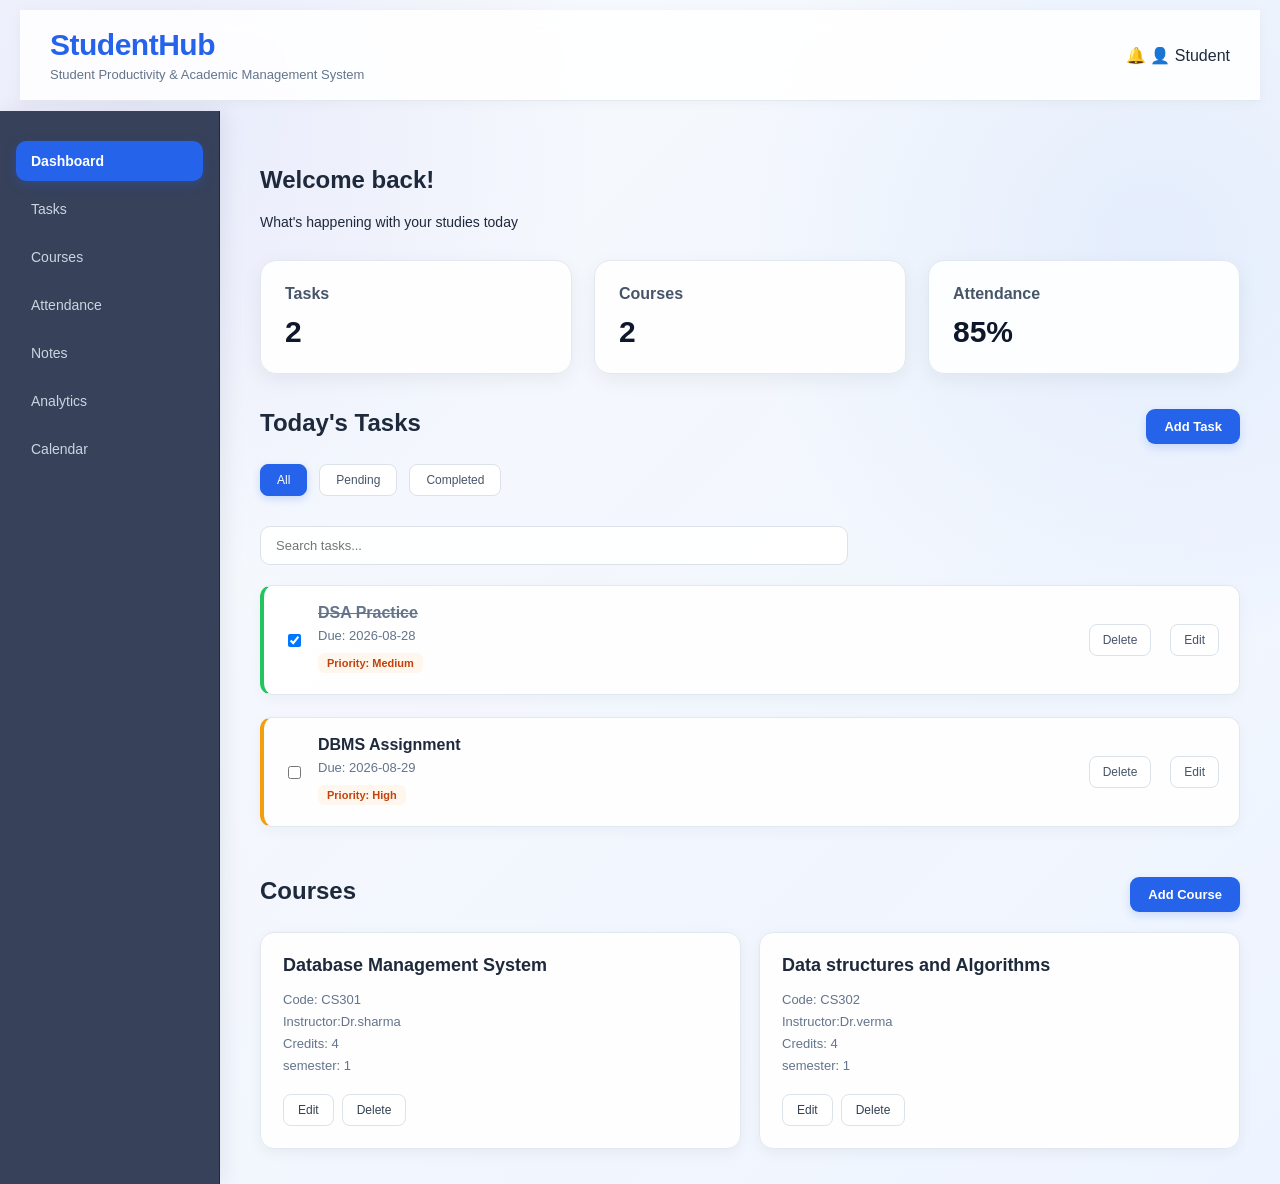
<file: index.html>
<!DOCTYPE html>
<html lang="en">

<head>
    <meta charset="UTF-8">
    <meta name="viewport" content="width=device-width, initial-scale=1.0">
    <title>StudentHub</title>
    <link rel="stylesheet" href="style.css">
</head>

<body>
    <header class="top-header">
        <div class="logo">
            <h1>StudentHub</h1>
            <p>Student Productivity & Academic Management System</p>
        </div>
        <div class="user-area">
            <span>🔔</span>
            <span>👤 Student</span>
        </div>
    </header>
    <div class="app-layout">
        <nav class="sidebar">
            <ul>
                <li>
                    <a href="index.html" class="nav-link active">Dashboard</a>
                </li>

                <li>
                    <a href="tasks.html" class="nav-link">Tasks</a>
                </li>

                <li>
                    <a href="courses.html" class="nav-link">Courses</a>
                </li>

                <li>
                    <a href="attendance.html" class="nav-link"> Attendance </a>
                </li>

                <li>
                    <a href="notes.html" class="nav-link">Notes</a>
                </li>
                <li><a href="analytics.html" class="nav-link"> Analytics</a></li>
                <li><a href="calendar.html" class="nav-link"> Calendar</a></li>
            </ul>
        </nav>
        <main class="dashboard">
            <section class="welcome-section">
                <h2> Welcome back!</h2>
                <p>What's happening with your studies today</p>
            </section>
            <section class="stats-section">
                <div class="stat-card">
                    <h3>Tasks</h3>
                    <p class="task-count">3</p>
                </div>
                <div class="stat-card">
                    <h3>Courses</h3>
                    <p class="course-count">0</p>
                </div>
                <div class="stat-card">
                    <h3>Attendance</h3>
                    <p>85%</p>
                </div>
            </section>
            <section class="tasks-section">
                <div class="section-header">
                    <h2>Today's Tasks</h2>
                    <button id="add-task-button">Add Task</button>
                </div>
                <!-- Task filter buttons -->
                <div class="task-filters">
                    <button class="filter-btn active" data-filter="all">All</button>
                    <button class="filter-btn" data-filter="pending">Pending</button>
                    <button class="filter-btn" data-filter="completed">Completed</button>
                </div>
                <!-- Task search box -->
                <div class="task-search">
                    <input type="text" id="task-search-input" placeholder="Search tasks...">
                </div>
                <div class="task-list">
                </div>
            </section>
            <section class="courses-section">
                <div class="section-header">
                    <h2>Courses</h2>
                    <button id="add-course-button">Add Course</button>
                </div>

                <div class="course-list">
                </div>
            </section>

        </main>
    </div>

    <!-- Add task Modal -->
    <div id="task-modal" class="task-modal">

        <div class=" task-modal-content">

            <!-- Modal heading -->
            <div class="modal-header">
                <h2>Add New Task</h2>
                <button type=" button " id="close-modal-button">&times;</button>
            </div>

            <!-- Add task form -->
            <form id="task-form">

                <!-- task name -->
                <label for="task-name-input">Task Name</label>
                <input type="text" id="task-name-input" placeholder="Enter your task" required>

                <!-- Task priority -->
                <label for="task-priority-input">Priority</label>

                <select id="task-priority-input" required>
                    <option value="">Select priority</option>
                    <option value="High">High</option>
                    <option value="Medium">Medium</option>
                    <option value="Low">Low</option>
                </select>

                <!-- Task Due Date -->
                <label for="task-date-input">Due Date</label>

                <input type="date" id="task-date-input" required>

                <!-- form buttons -->
                <div class="modal-actions">

                    <button type="button" id="cancel-task-button">Cancel</button>
                    <button type="submit">Add Task</button>
                </div>
            </form>
        </div>
    </div>

    <!-- Add Course Modal -->
    <div id="course-modal" class="course-modal">

        <div class="course-modal-content">

            <!-- Modal Header -->
            <div class="modal-header">
                <h2>Add New Course</h2>
                <button type="button" id="close-course-modal-button">&times;</button>
            </div>

            <!-- Add Course Form -->
            <form id="course-form">

                <!-- Course Name -->
                <label for="course-name-input">Course Name</label>
                <input type="text" id="course-name-input" placeholder="Enter course name" required>

                <!-- Course Code -->
                <label for="course-code-input">Course Code</label>
                <input type="text" id="course-code-input" placeholder="Enter course code" required>

                <!-- Instructor -->
                <label for="course-instructor-input">Instructor</label>
                <input type="text" id="course-instructor-input" placeholder="Enter instructor name" required>

                <!-- Credits -->
                <label for="course-credits-input">Credits</label>
                <input type="number" id="course-credits-input" placeholder="Enter credits" min="1" max="10" required>

                <!-- Semester -->
                <label for="course-semester-input">Semester</label>
                <input type="number" id="course-semester-input" placeholder="Enter semester" min="1" max="8" required>

                <!-- Form Buttons -->
                <div class="modal-actions">

                    <button type="button" id="cancel-course-button">
                        Cancel
                    </button>

                    <button type="submit">
                        Add Course
                    </button>

                </div>

            </form>
        </div>
    </div>
    <!-- javascript should be load after html -->
    <script src="js/script.js"></script>
    <script src="js/courses.js"></script>
</body>

</html>
</file>
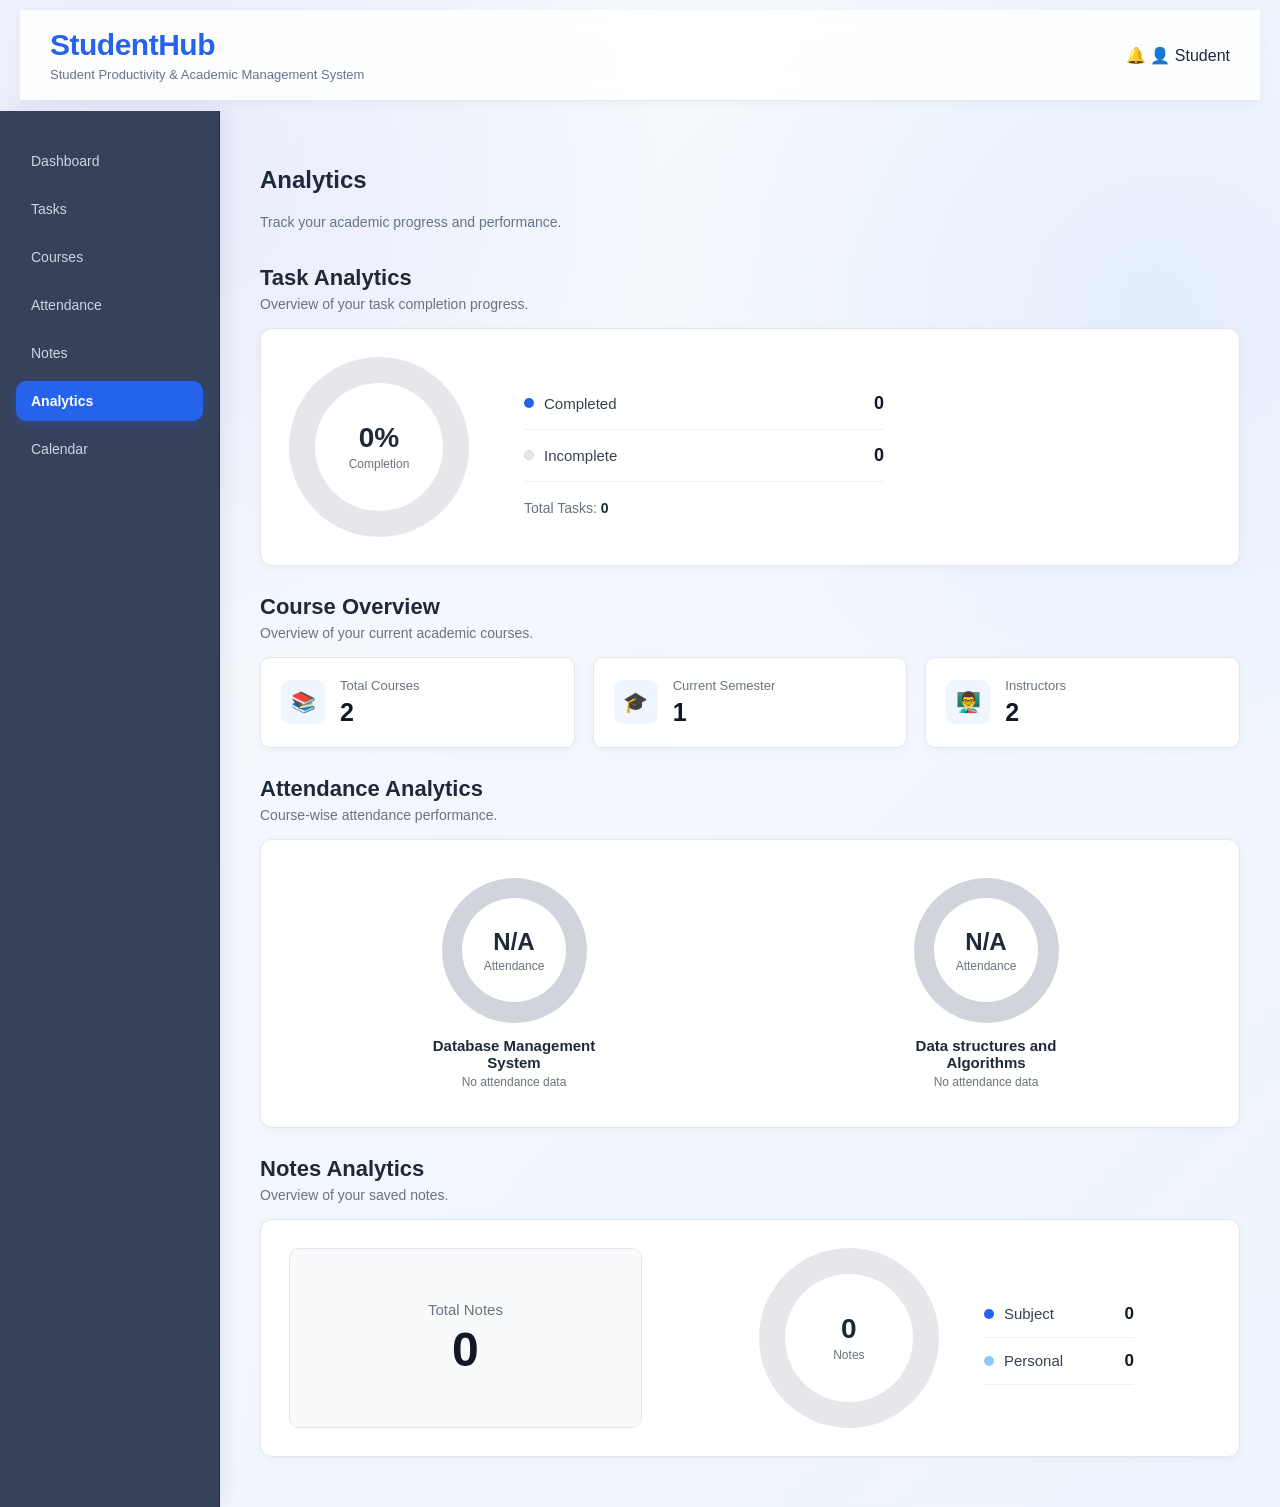
<file: analytics.html>
<!DOCTYPE html>
<html lang="en">

<head>

    <meta charset="UTF-8">
    <meta name="viewport" content="width=device-width, initial-scale=1.0">
    <title>Analytics - StudentHub</title>
    <link rel="stylesheet" href="style.css">
</head>

<body>

    <!-- TOP HEADER -->

    <header class="top-header">
        <div class="logo">
            <h1>StudentHub</h1>
            <p>
                Student Productivity & Academic Management System
            </p>
        </div>
        <div class="user-area">
            <span>🔔</span>
            <span>👤 Student</span>
        </div>
    </header>

    <!-- APP LAYOUT -->

    <div class="app-layout">

        <!-- SIDEBAR -->

        <nav class="sidebar">
            <ul>
                <li>
                    <a href="index.html" class="nav-link">
                        Dashboard
                    </a>
                </li>
                <li>
                    <a href="tasks.html" class="nav-link">
                        Tasks
                    </a>
                </li>
                <li>
                    <a href="courses.html" class="nav-link">
                        Courses
                    </a>
                </li>
                <li>
                    <a href="attendence.html" class="nav-link">
                        Attendance
                    </a>
                </li>
                <li>
                    <a href="notes.html" class="nav-link">
                        Notes
                    </a>
                </li>
                <li>
                    <a href="analytics.html" class="nav-link active">
                        Analytics
                    </a>
                </li>
                <li>
                    <a href="calendar.html" class="nav-link">
                        Calendar
                    </a>
                </li>
            </ul>
        </nav>

        <!-- ANALYTICS PAGE -->

        <main class="dashboard analytics-dashboard">

            <!-- PAGE HEADING -->
            <section class="page-heading">
                <h2>Analytics</h2>
                <p>
                    Track your academic progress and performance.
                </p>
            </section>

            <!-- TASK ANALYTICS -->

            <section class="analytics-section">
                <div class="analytics-section-header">
                    <h2>Task Analytics</h2>
                    <p>
                        Overview of your task completion progress.
                    </p>
                </div>

                <div class="task-analytics-card">

                    <!-- DONUT CHART -->
                    <div class="task-chart-wrapper">
                        <div class="analytics-donut task-donut" id="task-donut">

                            <div class="donut-center">

                                <span id="task-completion-percent" class="donut-percentage">0%
                                </span>

                                <span class="donut-label">
                                    Completion
                                </span>
                            </div>
                        </div>
                    </div>

                    <!-- TASK LEGEND -->

                    <div class="task-analytics-details">
                        <div class="analytics-stat-row">
                            <div class="analytics-stat-info">
                                <span class="legend-dot completed-dot"></span>
                                <span>
                                    Completed
                                </span>
                            </div>
                            <strong id="completed-tasks">0</strong>
                        </div>

                        <div class="analytics-stat-row">
                            <div class="analytics-stat-info">
                                <span class="legend-dot incomplete-dot"></span>
                                <span>
                                    Incomplete
                                </span>
                            </div>
                            <strong id="pending-tasks">
                                0
                            </strong>

                        </div>

                        <div class="task-total-info">Total Tasks:
                            <strong id="total-tasks">
                                0
                            </strong>

                        </div>

                    </div>

                </div>

            </section>

            <!-- COURSE OVERVIEW -->

            <section class="analytics-section">
                <div class="analytics-section-header">
                    <h2>Course Overview</h2>
                    <p>Overview of your current academic courses.</p>
                </div>

                <div class="course-overview-grid">

                    <!-- TOTAL COURSES -->

                    <div class="overview-card">
                        <div class="overview-card-icon">
                            📚
                        </div>
                        <div>

                            <span class="overview-card-label">
                                Total Courses
                            </span>

                            <strong id="total-courses" class="overview-card-value"> 0
                            </strong>
                        </div>
                    </div>

                    <!-- CURRENT SEMESTER -->

                    <div class="overview-card">
                        <div class="overview-card-icon">🎓</div>

                        <div>
                            <span class="overview-card-label">
                                Current Semester
                            </span>

                            <strong id="total-semesters" class="overview-card-value">0
                            </strong>
                        </div>
                    </div>

                    <!-- INSTRUCTORS -->

                    <div class="overview-card">

                        <div class="overview-card-icon">
                            👨‍🏫
                        </div>

                        <div>

                            <span class="overview-card-label">
                                Instructors
                            </span>

                            <strong id="total-instructors" class="overview-card-value">
                                0
                            </strong>

                        </div>

                    </div>

                </div>

            </section>

            <!-- ATTENDANCE ANALYTICS -->

            <section class="analytics-section">

                <div class="analytics-section-header">

                    <h2>Attendance Analytics</h2>

                    <p>
                        Course-wise attendance performance.
                    </p>

                </div>

                <div id="course-attendance-container" class="attendance-analytics-grid">

                    <!-- Attendance circles will be created by JavaScript -->

                </div>

            </section>

            <!-- NOTES ANALYTICS -->

            <section class="analytics-section">

                <div class="analytics-section-header">

                    <h2>Notes Analytics</h2>

                    <p>
                        Overview of your saved notes.
                    </p>

                </div>

                <div class="notes-analytics-card">

                    <!-- TOTAL NOTES -->

                    <div class="total-notes-card">

                        <span class="notes-card-label">
                            Total Notes
                        </span>

                        <strong id="total-notes" class="total-notes-number">
                            0
                        </strong>

                    </div>

                    <!-- SUBJECT VS PERSONAL -->

                    <div class="notes-chart-area">

                        <div class="analytics-donut notes-donut" id="notes-donut">

                            <div class="donut-center">

                                <span id="notes-total-center" class="donut-percentage">
                                    0
                                </span>

                                <span class="donut-label">
                                    Notes
                                </span>
                            </div>
                        </div>

                        <div class="notes-legend">

                            <div class="notes-legend-row">

                                <div class="analytics-stat-info">

                                    <span class="legend-dot subject-dot"></span>

                                    <span>
                                        Subject
                                    </span>

                                </div>

                                <strong id="subject-notes">
                                    0
                                </strong>

                            </div>

                            <div class="notes-legend-row">

                                <div class="analytics-stat-info">

                                    <span class="legend-dot personal-dot"></span>

                                    <span>
                                        Personal
                                    </span>

                                </div>

                                <strong id="personal-notes">
                                    0
                                </strong>
                            </div>
                        </div>
                    </div>
                </div>
            </section>
        </main>
    </div>

    <!-- JAVASCRIPT -->

    <script src="js/courses.js"></script>
    <script src="js/analytics.js"></script>

</body>

</html>
</file>
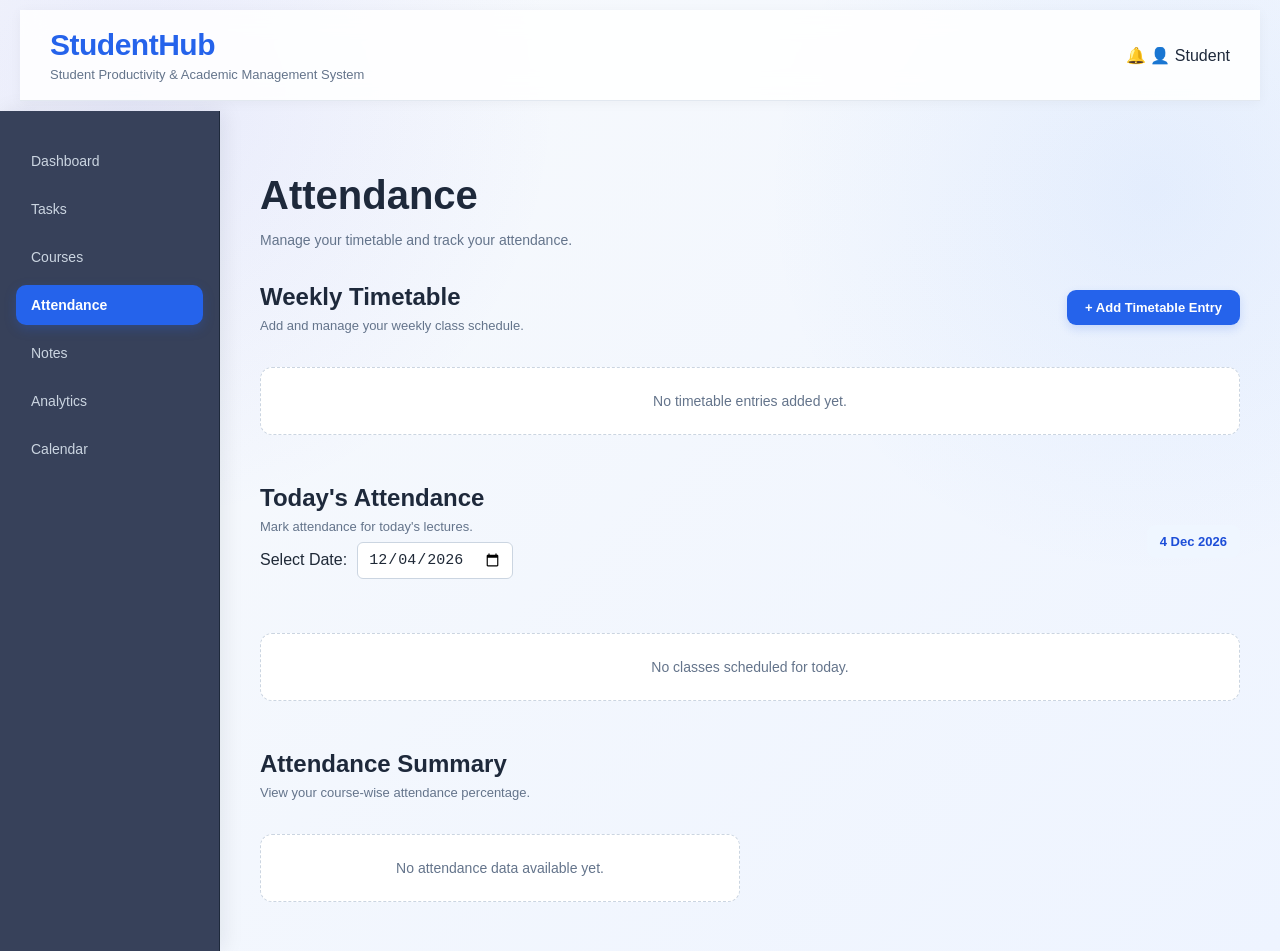
<file: attendance.html>
<!DOCTYPE html>
<html lang="en">

<head>
    <meta charset="UTF-8">
    <meta name="viewport" content="width=device-width, initial-scale=1.0">
    <title>Attendance - StudentHub</title>
    <link rel="stylesheet" href="style.css">
</head>

<body>

    <!-- TOP HEADER -->

    <header class="top-header">
        <div class="logo">
            <h1>StudentHub</h1>
            <p>Student Productivity & Academic Management System</p>
        </div>

          <div class="user-area">
            <span>🔔</span>
            <span>👤 Student</span>
        </div>
    </header>

    <!-- APP LAYOUT -->

    <div class="app-layout">

        <!-- SIDEBAR -->

        <aside class="sidebar">

            <ul>

                <li>
                    <a href="index.html" class="nav-link">
                        Dashboard
                    </a>
                </li>

                <li>
                    <a href="tasks.html" class="nav-link">
                        Tasks
                    </a>
                </li>

                <li>
                    <a href="courses.html" class="nav-link">
                        Courses
                    </a>
                </li>

                <li>
                    <a href="attendance.html" class="nav-link active">
                        Attendance
                    </a>
                </li>

                <li>
                    <a href="notes.html" class="nav-link">
                        Notes
                    </a>
                </li>

                <li>
                    <a href="analytics.html" class="nav-link">
                        Analytics
                    </a>
                </li>

                <li>
                    <a href="calendar.html" class="nav-link">
                        Calendar
                    </a>
                </li>

            </ul>

        </aside>

        <!-- MAIN DASHBOARD -->

        <main class="dashboard">
            <div class="page-heading">
                <h1>Attendance</h1>
                <p>
                    Manage your timetable and track your attendance.
                </p>
            </div>

            <!-- WEEKLY TIMETABLE -->

            <section class="attendance-section">
                <div class="section-header">
                    <div>
                        <h2>Weekly Timetable</h2>
                        <p class="section-description">
                            Add and manage your weekly class schedule.
                        </p>
                    </div>

                    <div class="section-header-actions">
                        <button type="button" id="add-timetable-button" class="primary-button">
                            + Add Timetable Entry
                        </button>
                    </div>
                </div>

                <div id="timetable-list" class="timetable-list">

                    <!-- Timetable entries will appear here -->

                </div>

            </section>

            <!-- TODAY'S ATTENDANCE -->

            <section class="attendance-section">
                <div class="section-header">
                    <div>
                        <h2>Today's Attendance</h2>
                        <p class="section-description">
                            Mark attendance for today's lectures.
                        </p>
                        <div class="attendance-date-selector">
                            <label for="attendance-date">Select Date:</label>
                            <input type="date" id="attendance-date">
                        </div>
                    </div>

                    <p id="today-date" class="today-date"></p>

                </div>

                <div id="today-attendance-list" class="today-attendance-list">

                    <!-- Today's attendance cards will appear here -->

                </div>

            </section>

            <!-- ATTENDANCE SUMMARY -->

            <section class="attendance-section">
                <div class="section-header">
                    <div>
                        <h2>Attendance Summary</h2>
                        <p class="section-description">
                            View your course-wise attendance percentage.
                        </p>
                    </div>
                </div>

                <div id="attendance-summary-list" class="attendance-summary-list">

                    <!-- Summary cards will appear here -->

                </div>
            </section>
        </main>
    </div>

    <!-- TIMETABLE MODAL -->

    <div id="timetable-modal" class="modal hidden">

        <div class="modal-content">

            <div class="modal-header">
                <h2 id="timetable-modal-title">
                    Add Timetable Entry
                </h2>
                <button type="button" id="close-timetable-modal" class="close-modal-button">
                    &times;
                </button>
            </div>

            <form id="timetable-form">

                <!-- Day -->

                <div class="form-group">
                    <label for="timetable-day">
                        Day
                    </label>

                    <select id="timetable-day" required>

                        <option value="">
                            Select Day
                        </option>

                        <option value="Monday">
                            Monday
                        </option>

                        <option value="Tuesday">
                            Tuesday
                        </option>

                        <option value="Wednesday">
                            Wednesday
                        </option>

                        <option value="Thursday">
                            Thursday
                        </option>

                        <option value="Friday">
                            Friday
                        </option>

                        <option value="Saturday">
                            Saturday
                        </option>

                        <option value="Sunday">
                            Sunday
                        </option>
                    </select>
                </div>

                <!-- Course -->

                <div class="form-group">

                    <label for="timetable-course">
                        Course
                    </label>

                    <select id="timetable-course" required>
                        <option value="">
                            Select Course
                        </option>
                    </select>

                </div>

                <!-- Start Time -->

                <div class="form-group">

                    <label for="timetable-start-time">
                        Start Time
                    </label>

                    <input type="time" id="timetable-start-time" required>

                </div>

                <!-- End Time -->

                <div class="form-group">

                    <label for="timetable-end-time">
                        End Time
                    </label>

                    <input type="time" id="timetable-end-time" required>

                </div>

                <!-- Room -->

                <div class="form-group">

                    <label for="timetable-room">
                        Room Number
                    </label>

                    <input type="text" id="timetable-room" placeholder="Example: Lab 2 / Room 304" required>

                </div>

                <!-- Modal Buttons -->

                <div class="modal-actions">

                    <button type="button" id="cancel-timetable-button" class="cancel-button">Cancel

                    </button>

                    <button type="submit" class="primary-button"> Save Timetable

                    </button>
                </div>
            </form>
        </div>
    </div>

    <!-- JAVASCRIPT FILES-->

    <script src="js/courses.js"></script>
    <script src="js/attendance.js"></script>

</body>

</html>
</file>
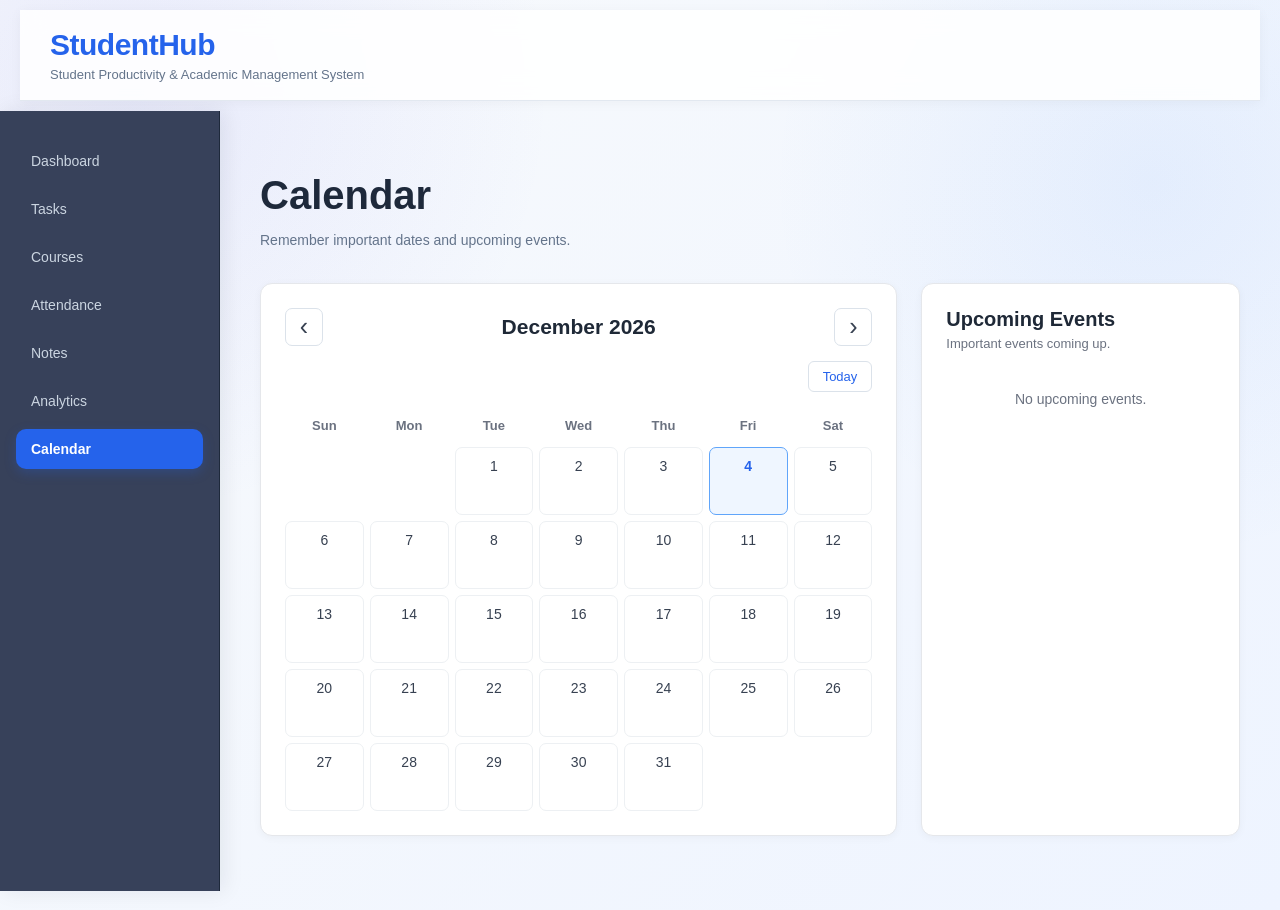
<file: calendar.html>
<!DOCTYPE html>
<html lang="en">

<head>
    <meta charset="UTF-8">
    <meta name="viewport" content="width=device-width, initial-scale=1.0">
    <title>Calendar - StudentHub</title>
    <link rel="stylesheet" href="style.css">
</head>

<body>

    <header class="top-header">
        <div class="logo">
            <h1>StudentHub</h1>
            <p>Student Productivity & Academic Management System</p>
        </div>
    </header>

    <div class="app-layout">

        <aside class="sidebar">
            <ul>
                <li><a href="index.html" class="nav-link">Dashboard</a></li>
                <li><a href="tasks.html" class="nav-link">Tasks</a></li>
                <li><a href="courses.html" class="nav-link">Courses</a></li>
                <li><a href="attendance.html" class="nav-link">Attendance</a></li>
                <li><a href="notes.html" class="nav-link">Notes</a></li>
                <li><a href="analytics.html" class="nav-link">Analytics</a></li>
                <li><a href="calendar.html" class="nav-link active">Calendar</a></li>
            </ul>
        </aside>

        <main class="dashboard">

            <div class="page-heading">
                <h1>Calendar</h1>
                <p>Remember important dates and upcoming events.</p>
            </div>

            <section class="calendar-section">

                <div class="calendar-card">

                    <div class="calendar-header">
                        <button type="button" id="previous-month" class="calendar-nav-button">‹</button>

                        <h2 id="calendar-month-year"></h2>

                        <button type="button" id="next-month" class="calendar-nav-button">›</button>
                    </div>

                    <div class="calendar-today-container">
                        <button type="button" id="today-button" class="calendar-today-button">Today</button>
                    </div>

                    <div class="calendar-weekdays">
                        <div>Sun</div>
                        <div>Mon</div>
                        <div>Tue</div>
                        <div>Wed</div>
                        <div>Thu</div>
                        <div>Fri</div>
                        <div>Sat</div>
                    </div>

                    <div id="calendar-grid" class="calendar-grid"></div>

                </div>

                <div class="upcoming-events-card">

                    <div class="calendar-section-heading">
                        <h2>Upcoming Events</h2>
                        <p>Important events coming up.</p>
                    </div>

                    <div id="upcoming-events-list" class="upcoming-events-list"></div>

                </div>

            </section>

        </main>

    </div>


    <!-- Add/Edit Event Modal -->

    <div id="event-modal" class="calendar-modal">

        <div class="calendar-modal-content">

            <div class="calendar-modal-header">
                <h2 id="event-modal-title">Add Event</h2>

                <button type="button" id="close-event-modal" class="calendar-close-button">×</button>
            </div>

            <form id="event-form">

                <label for="event-title">Event Title</label>
                <input type="text" id="event-title" placeholder="e.g. Friend's Birthday" required>

                <label for="event-description">Description</label>
                <textarea id="event-description" placeholder="Add a short description" rows="3"></textarea>

                <label for="event-date">Date</label>
                <input type="date" id="event-date" required>

                <label for="event-reminder">Reminder</label>

                <select id="event-reminder">
                    <option value="0">On the event day</option>
                    <option value="1" selected>1 day before</option>
                    <option value="2">2 days before</option>
                    <option value="7">1 week before</option>
                </select>

                <div class="calendar-modal-actions">
                    <button type="button" id="cancel-event-button">Cancel</button>
                    <button type="submit">Save Event</button>
                </div>

            </form>

        </div>

    </div>


    <!-- Selected Date Events Modal -->

    <div id="date-events-modal" class="calendar-modal">

        <div class="calendar-modal-content">

            <div class="calendar-modal-header">
                <h2 id="selected-date-title">Events</h2>

                <button type="button" id="close-date-events-modal" class="calendar-close-button">×</button>
            </div>

            <div id="selected-date-events" class="selected-date-events"></div>

            <button type="button" id="add-event-for-date" class="calendar-primary-button">
                + Add Event
            </button>

        </div>

    </div>

    <script src="js/calendar.js"></script>

</body>

</html>
</file>
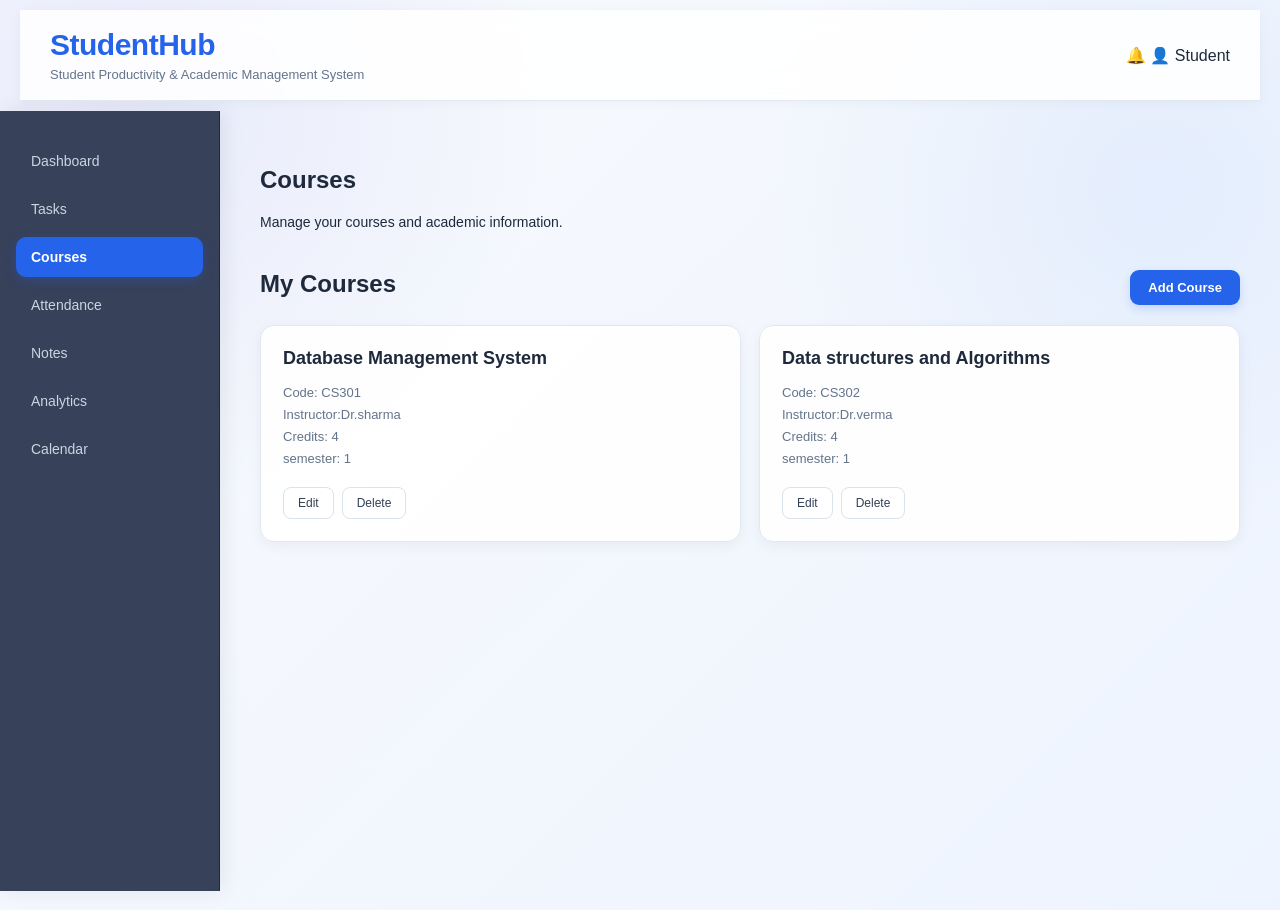
<file: courses.html>
<!DOCTYPE html>
<html lang="en">

<head>
    <meta charset="UTF-8">
    <meta name="viewport" content="width=device-width, initial-scale=1.0">

    <title>Courses - StudentHub</title>

    <link rel="stylesheet" href="style.css">
</head>

<body>

    <header class="top-header">

        <div class="logo">
            <h1>StudentHub</h1>
            <p>Student Productivity & Academic Management System</p>
        </div>

        <div class="user-area">
            <span>🔔</span>
            <span>👤 Student</span>
        </div>

    </header>


    <div class="app-layout">

        <!-- Sidebar -->

        <nav class="sidebar">

            <ul>

                <li>
                    <a href="index.html" class="nav-link">
                        Dashboard
                    </a>
                </li>

                <li>
                    <a href="tasks.html" class="nav-link">
                        Tasks
                    </a>
                </li>

                <li>
                    <a href="courses.html" class="nav-link active">
                        Courses
                    </a>
                </li>

                <li>
                    <a href="attendance.html" class="nav-link">
                        Attendance
                    </a>
                </li>

               <li>
                    <a href="notes.html" class="nav-link">
                        Notes
                    </a>
                </li>

                <li>
                    <a href="analytics.html" class="nav-link">
                        Analytics
                    </a>
                </li>

                <li>
                    <a href="calendar.html" class="nav-link">
                        Calendar
                    </a>
                </li>

            </ul>

        </nav>


        <!-- Courses Page -->

        <main class="dashboard">

            <section class="welcome-section">

                <h2>Courses</h2>

                <p>Manage your courses and academic information.</p>

            </section>


            <section class="courses-section">

                <div class="section-header">

                    <h2>My Courses</h2>

                    <button id="add-course-button">
                        Add Course
                    </button>

                </div>


                <div class="course-list">

                </div>

            </section>

        </main>

    </div>


    <!-- Add Course Modal -->

    <div id="course-modal" class="course-modal">

        <div class="course-modal-content">

            <div class="modal-header">

                <h2>Add New Course</h2>

                <button
                    type="button"
                    id="close-course-modal-button">
                    &times;
                </button>

            </div>


            <form id="course-form">

                <label for="course-name-input">
                    Course Name
                </label>

                <input
                    type="text"
                    id="course-name-input"
                    placeholder="Enter course name"
                    required
                >


                <label for="course-code-input">
                    Course Code
                </label>

                <input
                    type="text"
                    id="course-code-input"
                    placeholder="Enter course code"
                    required
                >


                <label for="course-instructor-input">
                    Instructor
                </label>

                <input
                    type="text"
                    id="course-instructor-input"
                    placeholder="Enter instructor name"
                    required
                >


                <label for="course-credits-input">
                    Credits
                </label>

                <input
                    type="number"
                    id="course-credits-input"
                    placeholder="Enter credits"
                    min="1"
                    max="10"
                    required
                >


                <label for="course-semester-input">
                    Semester
                </label>

                <input
                    type="number"
                    id="course-semester-input"
                    placeholder="Enter semester"
                    min="1"
                    max="8"
                    required
                >


                <div class="modal-actions">

                    <button
                        type="button"
                        id="cancel-course-button">
                        Cancel
                    </button>

                    <button type="submit">
                        Add Course
                    </button>

                </div>

            </form>

        </div>

    </div>


    <!-- JavaScript -->

    <script src="js/courses.js"></script>

</body>

</html>
</file>
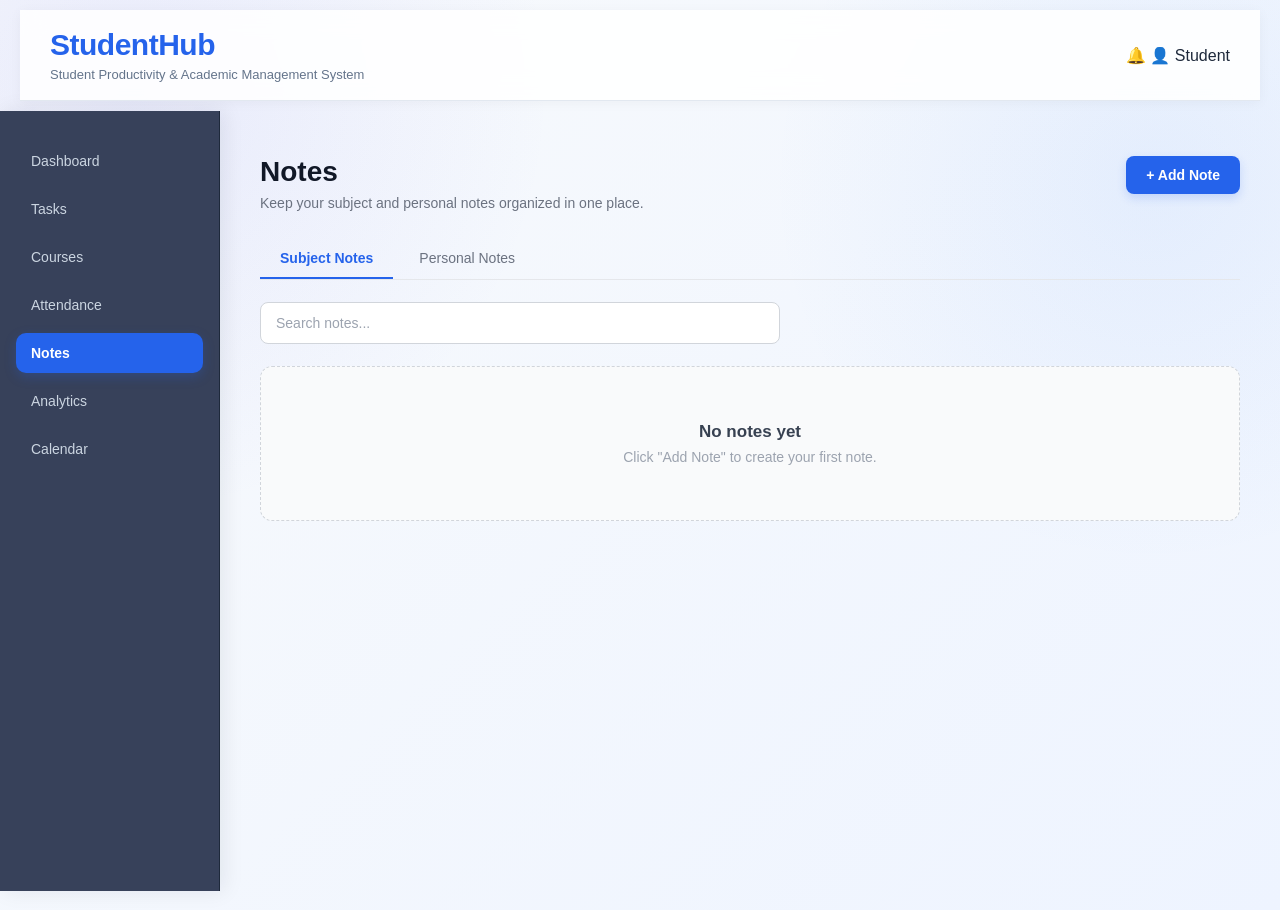
<file: notes.html>
<!DOCTYPE html>
<html lang="en">

<head>
    <meta charset="UTF-8">
    <meta name="viewport" content="width=device-width, initial-scale=1.0">

    <title>Notes - StudentHub</title>

    <link rel="stylesheet" href="style.css">
</head>

<body>

    <header class="top-header">

        <div class="logo">
            <h1>StudentHub</h1>
            <p>Student Productivity & Academic Management System</p>
        </div>

        <div class="user-area">
            <span>🔔</span>
            <span>👤 Student</span>
        </div>

    </header>

    <div class="app-layout">

        <nav class="sidebar">

            <ul>
                <li>
                    <a href="index.html" class="nav-link">
                        Dashboard
                    </a>
                </li>

                <li>
                    <a href="tasks.html" class="nav-link">
                        Tasks
                    </a>
                </li>

                <li>
                    <a href="courses.html" class="nav-link">
                        Courses
                    </a>
                </li>

                <li>
                    <a href="attendance.html" class="nav-link">
                        Attendance
                    </a>
                </li>

                <li>
                    <a href="notes.html" class="nav-link active">
                        Notes
                    </a>
                </li>

                <li>
                    <a href="analytics.html" class="nav-link">
                        Analytics
                    </a>
                </li>

                <li>
                    <a href="calendar.html" class="nav-link">
                        Calendar
                    </a>
                </li>

            </ul>

        </nav>

        <main class="dashboard">
            <section class="notes-page">
                <div class="section-header notes-page-header">
                    <div>
                        <h2>Notes</h2>
                        <p>
                            Keep your subject and personal notes organized in one place.
                        </p>
                    </div>
                    <button id="add-note-button">
                        + Add Note
                    </button>
                </div>
                <div class="notes-tabs">

                    <button
                        class="notes-tab active"
                        id="subject-notes-tab">
                        Subject Notes
                    </button>

                    <button
                        class="notes-tab"
                        id="personal-notes-tab">
                        Personal Notes
                    </button>
                </div>

                <div class="notes-toolbar">
                    <input
                        type="text"
                        id="notes-search"
                        placeholder="Search notes...">
                </div>

                <div id="notes-container"></div>
            </section>
        </main>
    </div>

    <!-- Add / Edit Note Modal -->

    <div id="note-modal" class="note-modal">
        <div class="note-modal-content">
            <div class="modal-header">
                <h2 id="note-modal-title">
                    Add Note
                </h2>

                <button
                    type="button"
                    id="close-note-modal">
                    &times;
                </button>
            </div>

            <form id="note-form">

                <label for="note-type-input">
                    Note Type
                </label>

                <select id="note-type-input" required>

                    <option value="subject">
                        Subject Note
                    </option>

                    <option value="personal">
                        Personal Note
                    </option>

                </select>

                <div id="note-course-group">
                    <label for="note-course-input">
                        Course
                    </label>
                    <select id="note-course-input">
                        <option value="">
                            Select course
                        </option>
                    </select>
                </div>

                <label for="note-title-input">
                    Title
                </label>

                <input
                    type="text"
                    id="note-title-input"
                    placeholder="Enter note title"
                    required>

                <label for="note-content-input">
                    Note
                </label>

                <textarea
                    id="note-content-input"
                    rows="8"
                    placeholder="Write your note here..."
                    required>
                </textarea>
                
                <div class="modal-actions">
                    <button
                        type="button"
                        id="cancel-note-button">
                        Cancel
                    </button>

                    <button
                        type="submit"
                        id="save-note-button">
                        Save Note
                    </button>
                </div>
            </form>
        </div>
    </div>

    <!-- Courses must load before notes.js -->

    <script src="js/courses.js"></script>
    <script src="js/notes.js"></script>

</body>
</html>
</file>
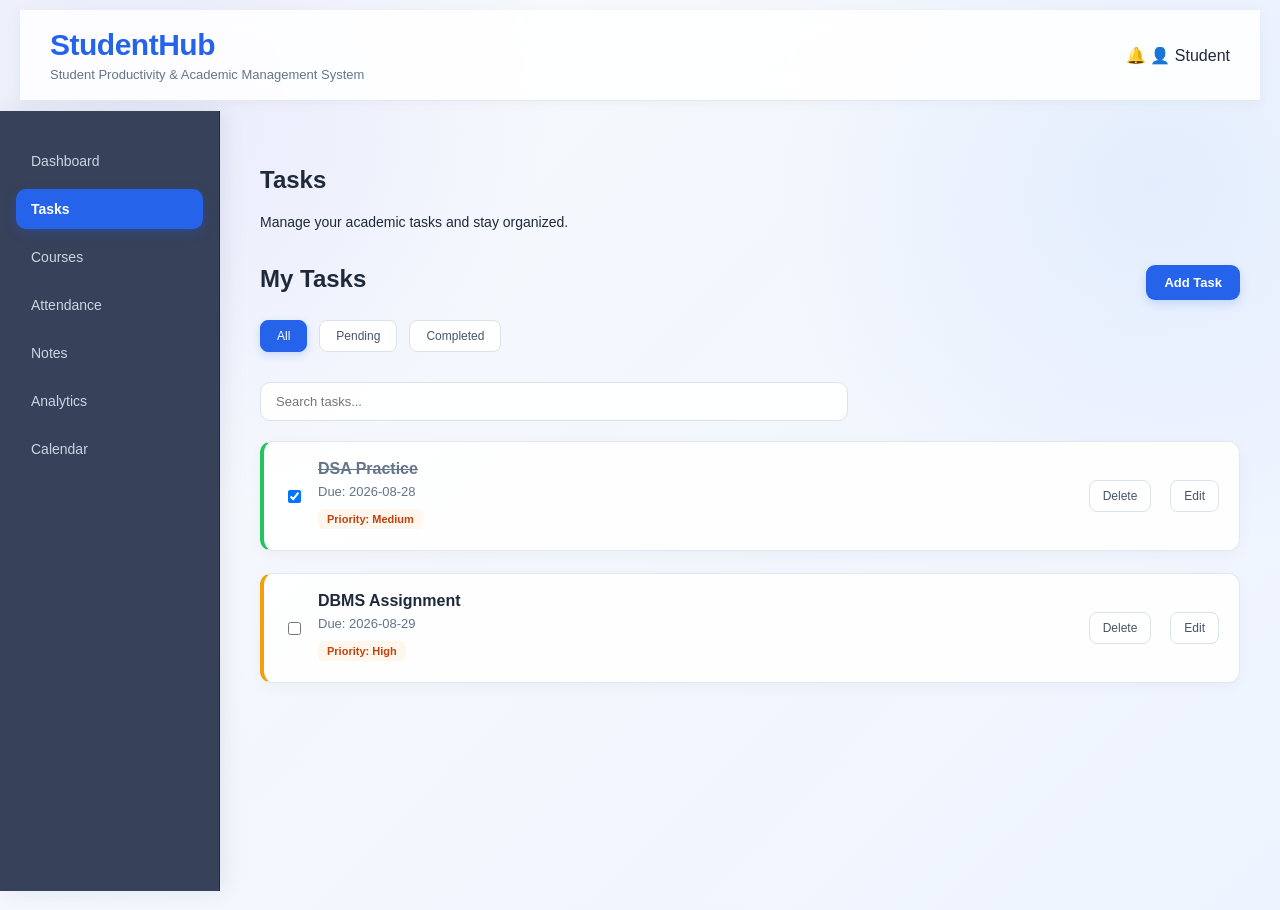
<file: tasks.html>
<!DOCTYPE html>
<html lang="en">

<head>
    <meta charset="UTF-8">
    <meta name="viewport" content="width=device-width, initial-scale=1.0">

    <title>Tasks - StudentHub</title>

    <link rel="stylesheet" href="style.css">
</head>

<body>

    <header class="top-header">

        <div class="logo">
            <h1>StudentHub</h1>
            <p>Student Productivity & Academic Management System</p>
        </div>

        <div class="user-area">
            <span>🔔</span>
            <span>👤 Student</span>
        </div>

    </header>

    <div class="app-layout">

        <!-- Sidebar -->
        <nav class="sidebar">

            <ul>
                <li>
                    <a href="index.html" class="nav-link">
                        Dashboard
                    </a>
                </li>

                <li>
                    <a href="tasks.html" class="nav-link active">
                        Tasks
                    </a>
                </li>

                <li>
                    <a href="courses.html" class="nav-link">
                        Courses
                    </a>
                </li>

                <li>
                    <a href="attendance.html" class="nav-link">
                        Attendance
                    </a>
                </li>

               <li>
                    <a href="notes.html" class="nav-link">
                        Notes
                    </a>
                </li>

                <li>
                    <a href="analytics.html" class="nav-link">
                        Analytics
                    </a>
                </li>

                <li>
                    <a href="calendar.html" class="nav-link">
                        Calendar
                    </a>
                </li>
            </ul>

        </nav>

        <!-- Tasks Page -->
        <main class="dashboard">

            <section class="welcome-section">
                <h2>Tasks</h2>
                <p>Manage your academic tasks and stay organized.</p>
            </section>


            <section class="tasks-section">
                <div class="section-header">
                    <h2>My Tasks</h2>
                    <button id="add-task-button">
                        Add Task
                    </button>
                </div>

                <!-- Task filter buttons -->

                <div class="task-filters">
                    <button class="filter-btn active" data-filter="all">
                        All
                    </button>

                    <button class="filter-btn" data-filter="pending">
                        Pending
                    </button>

                    <button class="filter-btn" data-filter="completed">
                        Completed
                    </button>

                </div>

                <!-- Task search box -->

                <div class="task-search">
                    <input type="text" id="task-search-input" placeholder="Search tasks...">
                </div>

                <!-- Task list -->
                <div class="task-list">
                </div>
            </section>
        </main>
    </div>

    <!-- Add Task Modal -->
    <div id="task-modal" class="task-modal">
        <div class="task-modal-content">
            <div class="modal-header">
                <h2>Add New Task</h2>
                <button type="button" id="close-modal-button">
                    &times;
                </button>
            </div>

            <form id="task-form">
                <label for="task-name-input">
                    Task Name
                </label>
                <input type="text" id="task-name-input" placeholder="Enter your task" required>

                <label for="task-priority-input">
                    Priority
                </label>

                <select id="task-priority-input" required>

                    <option value="">
                        Select priority
                    </option>

                    <option value="High">
                        High
                    </option>

                    <option value="Medium">
                        Medium
                    </option>

                    <option value="Low">
                        Low
                    </option>

                </select>


                <label for="task-date-input">
                    Due Date
                </label>

                <input type="date" id="task-date-input" required>


                <div class="modal-actions">

                    <button type="button" id="cancel-task-button">
                        Cancel
                    </button>

                    <button type="submit">
                        Add Task
                    </button>

                </div>

            </form>

        </div>

    </div>


    <!-- JavaScript -->

    <script src="js/script.js"></script>
</body>

</html>
</file>
<file: style.css>
body{
    margin: 0;
    font-family: Arial, sans-serif;
    background:
        radial-gradient(circle at 10% 10%, rgba(99, 102, 241, 0.10), transparent 30%),
        radial-gradient(circle at 90% 20%, rgba(59, 130, 246, 0.08), transparent 28%),
        linear-gradient(135deg, #f8fafc, #eef4ff);
    color: #1e293b;
    min-height: 100vh;
}
h1{
    font-size: 40px;
}
.nav-link{
    text-decoration:none;
    font-weight:bold;
}
header p {
    font-size: 28px;
}
p{
    font-size: 14px;
}
header{
    padding:10px 20px 30px 40px;
    margin: 10px 20px;
}
main{
    width:90%;
    max-width: 1200px;
    margin: 0 auto;
}
*{
    box-sizing: border-box;
}

.logo h1{
    margin: 0;
    font-size: 30px;
    color: #2563eb;
    letter-spacing: -0.5px;
}
.logo p{
    margin: 5px 0 0;
    color: #64748b;
    font-size: 13px;
}
.top-header{
    display: flex;
    justify-content: space-between;
    align-items: center;
    padding: 18px 30px;
    background: rgba(255, 255, 255, 0.88);
    backdrop-filter: blur(12px);
    border-bottom: 1px solid #e2e8f0;
    box-shadow: 0 2px 12px rgba(15, 23, 42, 0.04);
    position: sticky;
    top: 0;
    z-index: 100;
}
.stats-section{
    display: flex;
    gap: 22px;
    margin-top: 30px;
    margin-bottom: 35px;
}
.stat-card{
    flex: 1;
    padding: 24px;
    background: rgba(255, 255, 255, 0.92);
    border: 1px solid #e2e8f0;
    border-radius: 16px;
    box-shadow: 0 6px 20px rgba(15, 23, 42, 0.06);
    transition: transform 0.2s ease, box-shadow 0.2s ease;
}
.stat-card h3{
    margin: 0 0 12px;
    font-size: 16px;
    font-weight: 600;
    color: #475569;
}
.stat-card p{
    margin: 0;
    font-size: 30px;
    font-weight: 700;
    color: #0f172a;
}

.stat-card:hover{
    transform: translateY(-3px);
    box-shadow: 0 10px 28px rgba(15, 23, 42, 0.10);
}
.app-layout{
    display:flex;
    min-height: calc(100vh - 120px);
}
.sidebar{
   width: 220px;
    padding: 30px 16px;
    background: #37415a;
    border-right: 1px solid #1e293b;
    box-shadow: 4px 0 20px rgba(15, 23, 42, 0.08);
}
.sidebar ul{
    list-style:none;
    margin:0;
    padding:0;
}
.nav-link{
    display: block;
    padding: 12px 15px;
    text-decoration: none;
    color: #cbd5e1;
    border-radius: 10px;
    font-size: 14px;
    font-weight: 500;
    transition: all 0.2s ease;
}
.dashboard {
    flex: 1;
    padding: 35px 40px;
    min-width: 0;
}
.sidebar li {
    margin-bottom: 8px;
}
.nav-link:hover{
    background: #1e293b;
    color: #ffffff;
    transform: translateX(3px);
}
.nav-link.active{
    background: #2563eb;
    color: #ffffff;
    border-radius: 10px;
    font-weight: 600;
    box-shadow: 0 4px 12px rgba(37, 99, 235, 0.25);
}
.tasks-section{
    margin-top:35px;
}
.section-header{
    display:flex;
    justify-content:space-between;
    align-items:center;
    margin-bottom:20px;
    
}
.section-header h2{
    margin:0;
}
.section-header button{
    padding: 10px 18px;
    border: none;
    border-radius: 9px;
    background: #2563eb;
    color: white;
    font-size: 13px;
    font-weight: 600;
    cursor: pointer;
    box-shadow: 0 4px 10px rgba(37, 99, 235, 0.18);
    transition: all 0.2s ease;
}

.section-header button:hover{
    background: #1d4ed8;
    transform: translateY(-1px);
    box-shadow: 0 6px 14px rgba(37, 99, 235, 0.25);
}
.task-list{
    display: flex;
    flex-direction:column;
    gap:12px;
    margin-top:20px;
}
.task-info h3{
    margin: 0 0 6px;
    font-size: 16px;
    font-weight: 600;
    color: #1e293b;
}

.task-info p{
    margin: 3px 0;
    color: #64748b;
    font-size: 13px;
}
.task-item{
    display: flex;
    align-items: center;
    gap: 14px;
    padding: 18px 20px;
    background: rgba(255, 255, 255, 0.94);
    border: 1px solid #e2e8f0;
    border-left: 4px solid #f59e0b;
    border-radius: 12px;
    margin-bottom: 10px;
    opacity: 1;
    box-shadow: 0 4px 14px rgba(15, 23, 42, 0.04);
    transition: transform 0.2s ease, box-shadow 0.2s ease;
}

.task-item:hover{
    transform: translateY(-2px);
    box-shadow: 0 8px 20px rgba(15, 23, 42, 0.08);
}
.task-item input[type="checkbox"]{
    margin-top:4px
}
.task-item.completed{
    opacity: 1;
    border-left-color: #22c55e;
    background: rgba(255, 255, 255, 0.94);
    border-left: 4px solid #22c55e;
}

.task-item.completed .task-info h3{
    color: #64748b;
    text-decoration: line-through;
}

/* pending tasks */

.task-item:not(.completed){
    background: rgba(255, 255, 255, 0.94);
    border-left: 4px solid #f59e0b;
}
/* Task priority styling */
.task-info p:last-child{
    display: inline-block;
    margin-top: 7px;
    padding: 4px 9px;
    background: #fff7ed;
    color: #c2410c;
    border-radius: 6px;
    font-size: 11px;
    font-weight: 600;
}
/* Task filter buttons */
.task-filters{
    display: flex;
    gap: 12px;
    padding-bottom: 30px;
    align-items:center;
}
.filter-btn{
    padding: 8px 16px;
    border: 1px solid #dbe2ea;
    border-radius: 8px;
    background: #ffffff;
    color: #475569;
    font-size: 12px;
    font-weight: 500;
    cursor: pointer;
    transition: all 0.2s ease;
}

.filter-btn:hover{
    background: #eff6ff;
    border-color: #93c5fd;
    color: #2563eb;
}

.filter-btn.active{
    background: #2563eb;
    color: #ffffff;
    border-color: #2563eb;
    box-shadow: 0 3px 8px rgba(37, 99, 235, 0.2);
}

.task-item .task-info{
     flex:1;
}

.task-item button{
    margin-left: 5px;
    padding: 8px 13px;
    border: 1px solid #dbe2ea;
    border-radius: 8px;
    background: #ffffff;
    color: #475569;
    font-size: 12px;
    font-weight: 500;
    cursor: pointer;
    transition: all 0.2s ease;
}

.task-item button:hover{
    background: #eff6ff;
    border-color: #93c5fd;
    color: #2563eb;
}
/* task search box */
.task-search{
    margin-bottom:20px;
}
#task-search-input{
    width: 60%;
    padding: 11px 15px;
    border: 1px solid #dbe2ea;
    border-radius: 10px;
    background: rgba(255, 255, 255, 0.95);
    color: #1e293b;
    font-size: 13px;
    outline: none;
    transition: all 0.2s ease;
}

#task-search-input:focus{
    border-color: #60a5fa;
    box-shadow: 0 0 0 3px rgba(37, 99, 235, 0.10);
}
/* Task due date */
.task-date{
    margin-bottom:20px;
}
.task-date label{
    margin-right:10px;
    font-weight:bold;
}
#task-date-input{
    padding:8px 10px;
    border: 1px solid #ddd;
    border-radius:6px;
    cursor: pointer;
}
/* ADD TASK MODEL */
.task-modal {
    display: none;
    position: fixed;
    inset: 0;
    width: 100%;
    height: 100%;
    background: rgba(0, 0, 0, 0.45);
    justify-content: center;
    align-items: center;
    z-index: 9999;
}

/* Modal Card */
.task-modal-content {
    position: relative;
    width: 480px;
    max-width: calc(100% - 40px);
    background: #ffffff;
    padding: 30px;
    border-radius: 16px;
    box-shadow: 0 20px 50px rgba(0, 0, 0, 0.25);
    z-index: 10000;
}

/* Modal Header */
.modal-header {
    display: flex;
    justify-content: space-between;
    align-items: center;
    margin-bottom: 25px;
}
.modal-header h2 {
    margin: 0;
    font-size: 24px;
}

/* Close Button */
#close-modal-button {
    border: none;
    background: transparent;
    font-size: 28px;
    color: #555;
    cursor: pointer;
    padding: 0;
    line-height: 1;
}

#close-modal-button:hover {
    color: #000;
}

/* Form */
#task-form {
    display: flex;
    flex-direction: column;
    gap: 10px;
}

/* Labels */
#task-form label {
    font-weight: 600;
    font-size: 14px;
    margin-top: 8px;
}

/* Inputs and Select */
#task-form input,
#task-form select {
    width: 100%;
    padding: 12px 14px;
    border: 1px solid #d0d0d0;
    border-radius: 8px;
    font-size: 15px;
    background: #fff;
    outline: none;
}

/* Input focus */
#task-form input:focus,
#task-form select:focus {
    border-color: #555;
    box-shadow: 0 0 0 3px rgba(0, 0, 0, 0.08);
}

/* Modal Action Buttons */
.modal-actions {
    display: flex;
    justify-content: flex-end;
    gap: 12px;
    margin-top: 25px;
}

/* Cancel Button */
#cancel-task-button {
    padding: 10px 18px;
    border: 1px solid #ccc;
    border-radius: 8px;
    background: #fff;
    cursor: pointer;
    font-size: 14px;
}

/* Add Task Button */
.modal-actions button[type="submit"] {
    padding: 10px 20px;
    border: none;
    border-radius: 8px;
    background: #333;
    color: white;
    cursor: pointer;
    font-size: 14px;
}

/* Button hover */
#cancel-task-button:hover {
    background: #f3f3f3;
}

.modal-actions button[type="submit"]:hover {
    background: #222;
}

/* course section */

.courses-section {
    margin-top: 40px;
}

.course-list {
    display: grid;
    grid-template-columns: repeat(2, 1fr);
    gap: 18px;
    margin-top: 20px;
}

.course-card {
    padding: 22px;
    background: rgba(255, 255, 255, 0.94);
    border: 1px solid #e2e8f0;
    border-radius: 14px;
    box-shadow: 0 4px 14px rgba(15, 23, 42, 0.05);
    transition: transform 0.2s ease, box-shadow 0.2s ease;
}

.course-card:hover {
    transform: translateY(-3px);
    box-shadow: 0 8px 22px rgba(15, 23, 42, 0.09);
}

.course-card h3 {
    margin: 0 0 16px;
    font-size: 18px;
    font-weight: 600;
    color: #1e293b;
}

.course-card p {
    margin: 7px 0;
    font-size: 13px;
    color: #64748b;
}

/* =========================
   COURSE MODAL
   ========================= */

.course-modal {
    display: none;
    position: fixed;
    inset: 0;
    width: 100%;
    height: 100%;
    background: rgba(0, 0, 0, 0.45);
    justify-content: center;
    align-items: center;
    z-index: 9999;
}

/* Course Modal Card */

.course-modal-content {
    position: relative;
    width: 480px;
    max-width: calc(100% - 40px);
    background: #ffffff;
    padding: 30px;
    border-radius: 16px;
    box-shadow: 0 20px 50px rgba(0, 0, 0, 0.25);
}

/* Course Modal Header */

.course-modal-content .modal-header {
    display: flex;
    justify-content: space-between;
    align-items: center;
    margin-bottom: 25px;
}

.course-modal-content .modal-header h2 {
    margin: 0;
    font-size: 24px;
}

/* Close Button */

#close-course-modal-button {
    border: none;
    background: transparent;
    font-size: 28px;
    color: #555;
    cursor: pointer;
    padding: 0;
    line-height: 1;
}

#close-course-modal-button:hover {
    color: #000;
}

/* Course Form */

#course-form {
    display: flex;
    flex-direction: column;
    gap: 10px;
}

/* Course Form Labels */

#course-form label {
    font-weight: 600;
    font-size: 14px;
    margin-top: 8px;
}

/* Course Form Inputs */

#course-form input {
    width: 100%;
    padding: 12px 14px;
    border: 1px solid #d0d0d0;
    border-radius: 8px;
    font-size: 15px;
    background: #fff;
    outline: none;
}

/* Input Focus */

#course-form input:focus {
    border-color: #555;
    box-shadow: 0 0 0 3px rgba(0, 0, 0, 0.08);
}

.course-card button {
    margin-top: 14px;
    margin-right: 8px;
    padding: 8px 14px;
    border: 1px solid #dbe2ea;
    border-radius: 8px;
    background: #ffffff;
    color: #334155;
    font-size: 12px;
    font-weight: 500;
    cursor: pointer;
    transition: all 0.2s ease;
}

.course-card button:hover {
    background: #eff6ff;
    border-color: #93c5fd;
    color: #2854ab;
}

   /* ATTENDANCE SECTION */

/* ATTENDANCE PAGE */

.page-heading {
    margin-bottom: 35px;
}

.page-heading h1 {
    margin-bottom: 8px;
}

.page-heading p {
    color: #64748b;
}

/* ATTENDANCE SECTION */

.attendance-section {
    margin-top: 35px;
}

/* SECTION HEADER */

.section-header {
    display: flex;
    justify-content: space-between;
    align-items: center;
    gap: 20px;
    margin-bottom: 20px;
}

.section-header h2 {
    margin: 0 0 7px;
    font-size: 24px;
    color: #1e293b;
}

.section-description {
    margin: 0;
    color: #64748b;
    font-size: 13px;
}

.section-header-actions {
    display: flex;
    align-items: center;
    gap: 12px;
    flex-wrap: wrap;
}

/* BUTTONS */

.primary-button,
.secondary-button,
.cancel-button,
.delete-button,
.delete-small-button {
    border: none;
    border-radius: 8px;
    padding: 10px 15px;
    font-size: 13px;
    font-weight: 600;
    cursor: pointer;
    transition: all 0.2s ease;
}

.primary-button {
    background: #2563eb;
    color: #ffffff;
}

.primary-button:hover {
    background: #1d4ed8;
    transform: translateY(-1px);
}

.secondary-button {
    background: #e0e7ff;
    color: #3730a3;
}

.secondary-button:hover {
    background: #c7d2fe;
}

.cancel-button {
    background: #f1f5f9;
    color: #334155;
    border: 1px solid #cbd5e1;
}

.cancel-button:hover {
    background: #e2e8f0;
}

.delete-button,
.delete-small-button {
    background: #fee2e2;
    color: #b91c1c;
}

.delete-button:hover,
.delete-small-button:hover {
    background: #fecaca;
}

/* EMPTY STATE */

.empty-state {
    padding: 25px;
    text-align: center;
    color: #64748b;
    background: #ffffff;
    border: 1px dashed #cbd5e1;
    border-radius: 12px;
    font-size: 14px;
}

/* TIMETABLE LIST */

.timetable-list {
    display: flex;
    flex-direction: column;
    gap: 20px;
}

/* DAY CARD */

.timetable-day-card {
    padding: 22px;
    background: rgba(255, 255, 255, 0.95);
    border: 1px solid #e2e8f0;
    border-radius: 14px;
    box-shadow: 0 4px 14px rgba(15, 23, 42, 0.05);
}

.timetable-day-card h3 {
    margin: 0 0 18px;
    color: #1e293b;
    font-size: 20px;
    border-bottom: 1px solid #e2e8f0;
    padding-bottom: 12px;
}

/* TIMETABLE ENTRY */

.timetable-entry {
    display: flex;
    justify-content: space-between;
    align-items: center;
    gap: 20px;
    padding: 17px;
    margin-bottom: 12px;
    background: #f8fafc;
    border: 1px solid #e2e8f0;
    border-left: 4px solid #2563eb;
    border-radius: 10px;
}

.timetable-entry:last-child {
    margin-bottom: 0;
}

.timetable-entry-info {
    flex: 1;
    min-width: 0;
}

.timetable-entry-info h4 {
    margin: 0 0 9px;
    color: #1e293b;
    font-size: 16px;
}

.timetable-entry-info p {
    margin: 5px 0;
    color: #64748b;
    font-size: 13px;
}

/* TODAY'S DATE */

.today-date {
    margin: 0;
    padding: 9px 13px;
    background: #eff6ff;
    color: #1d4ed8;
    border-radius: 8px;
    font-size: 13px;
    font-weight: 600;
}

/*  TODAY'S ATTENDANCE */

.today-attendance-list {
    display: flex;
    flex-direction: column;
    gap: 15px;
}

.today-attendance-card {
    display: flex;
    justify-content: space-between;
    align-items: center;
    gap: 20px;
    padding: 20px;
    background: rgba(255, 255, 255, 0.95);
    border: 1px solid #e2e8f0;
    border-radius: 14px;
    box-shadow: 0 4px 14px rgba(15, 23, 42, 0.05);
}

.today-attendance-info {
    flex: 1;
    min-width: 0;
}

.today-attendance-info h3 {
    margin: 0 0 10px;
    color: #1e293b;
    font-size: 17px;
}

.today-attendance-info p {
    margin: 5px 0;
    color: #64748b;
    font-size: 13px;
}

/* ATTENDANCE STATUS BUTTONS */

.attendance-status-buttons {
    display: flex;
    gap: 10px;
    flex-wrap: wrap;
}

.attendance-status-button {
    padding: 10px 15px;
    border-radius: 8px;
    font-size: 13px;
    font-weight: 600;
    cursor: pointer;
    border: 1px solid transparent;
    transition: all 0.2s ease;
}

.present-button {
    background: #dcfce7;
    color: #166534;
    border-color: #86efac;
}

.present-button:hover,
.present-button.selected {
    background: #16a34a;
    color: #ffffff;
}

.absent-button {
    background: #fee2e2;
    color: #991b1b;
    border-color: #fca5a5;
}

.absent-button:hover,
.absent-button.selected {
    background: #dc2626;
    color: #ffffff;
}

.edit-button {
    background: #eff6ff;
    color: #1d4ed8;
    border: 1px solid #93c5fd;
    border-radius: 6px;
    padding: 6px 12px;
    cursor: pointer;
}

.edit-button:hover {
    background: #2563eb;
    color: #ffffff;
}
.no-class-button {
    background: #f3f4f6;
    color: #374151;
    border-color: #d1d5db;
}

.no-class-button:hover,
.no-class-button.selected {
    background: #6b7280;
    color: #ffffff;
}

/* ATTENDANCE DATE SELECTOR */

.attendance-date-selector {
    display: flex;
    align-items: center;
    gap: 10px;
    margin-top: 8px;
    margin-bottom: 20px;
}

.attendance-date-selector label {
    font-size: 16px;
    font-weight: 500;
    color: #1f2937;
}

.attendance-date-selector input[type="date"] {
    padding: 8px 10px;
    border: 1px solid #cbd5e1;
    border-radius: 6px;
    background: #ffffff;
    color: #1f2937;
    font-size: 15px;
    cursor: pointer;
    outline: none;
}

.attendance-date-selector input[type="date"]:focus {
    border-color: #2563eb;
    box-shadow: 0 0 0 2px rgba(37, 99, 235, 0.15);
}

/* ATTENDANCE SUMMARY */

.attendance-summary-list {
    display: grid;
    grid-template-columns: repeat(2, minmax(0, 1fr));
    gap: 20px;
}

.attendance-summary-card {
    padding: 22px;
    background: rgba(255, 255, 255, 0.95);
    border: 1px solid #e2e8f0;
    border-radius: 14px;
    box-shadow: 0 4px 14px rgba(15, 23, 42, 0.05);
}

.attendance-summary-card h3 {
    margin: 0 0 15px;
    color: #1e293b;
    font-size: 19px;
}

.attendance-summary-card p {
    margin: 8px 0;
    color: #64748b;
    font-size: 13px;
}

.attendance-summary-card strong {
    color: #1e293b;
}

.attendance-percentage {
    display: inline-block;
    margin-top: 15px !important;
    padding: 8px 12px;
    background: #dbeafe;
    color: #1d4ed8 !important;
    border-radius: 8px;
    font-weight: 700;
}

/* MODAL */

.modal {
    position: fixed;
    inset: 0;
    display: flex;
    justify-content: center;
    align-items: center;
    padding: 20px;
    background: rgba(15, 23, 42, 0.55);
    z-index: 9999;
}

.modal.hidden {
    display: none;
}

.modal-content {
    width: 100%;
    max-width: 520px;
    max-height: 90vh;
    overflow-y: auto;
    padding: 30px;
    background: #ffffff;
    border-radius: 16px;
    box-shadow: 0 20px 50px rgba(15, 23, 42, 0.25);
}

.modal-header {
    display: flex;
    justify-content: space-between;
    align-items: center;
    gap: 15px;
    margin-bottom: 25px;
}

.modal-header h2 {
    margin: 0;
    color: #1e293b;
    font-size: 23px;
}

.close-modal-button {
    border: none;
    background: transparent;
    color: #64748b;
    font-size: 28px;
    cursor: pointer;
    line-height: 1;
}

.close-modal-button:hover {
    color: #1e293b;
}

/* FORMS */

#timetable-form,
#teacher-form {
    display: flex;
    flex-direction: column;
    gap: 16px;
}

.form-group {
    display: flex;
    flex-direction: column;
    gap: 8px;
}

.form-group label {
    color: #334155;
    font-size: 13px;
    font-weight: 600;
}

.form-group input,
.form-group select {
    width: 100%;
    padding: 12px 14px;
    border: 1px solid #cbd5e1;
    border-radius: 8px;
    background: #ffffff;
    color: #1e293b;
    font-size: 14px;
    outline: none;
}

.form-group input:focus,
.form-group select:focus {
    border-color: #2563eb;
    box-shadow: 0 0 0 3px rgba(37, 99, 235, 0.12);
}

/* MODAL ACTIONS */

.modal-actions {
    display: flex;
    justify-content: flex-end;
    gap: 12px;
    margin-top: 10px;
}

/* TEACHER LIST */

.teacher-list-section {
    margin-top: 30px;
}

.teacher-list-section h3 {
    margin: 0 0 15px;
    color: #1e293b;
    font-size: 18px;
}

.teacher-list {
    display: flex;
    flex-direction: column;
    gap: 10px;
}

.teacher-item {
    display: flex;
    justify-content: space-between;
    align-items: center;
    gap: 15px;
    padding: 13px 15px;
    background: #f8fafc;
    border: 1px solid #e2e8f0;
    border-radius: 9px;
}

.teacher-item-name {
    color: #334155;
    font-size: 14px;
    font-weight: 600;
}

/* RESPONSIVE DESIGN */

@media (max-width: 900px) {

    .section-header {
        align-items: flex-start;
        flex-direction: column;
    }

    .section-header-actions {
        width: 100%;
    }

    .today-attendance-card {
        align-items: flex-start;
        flex-direction: column;
    }

    .attendance-status-buttons {
        width: 100%;
    }

}

@media (max-width: 700px) {

    .attendance-summary-list {
        grid-template-columns: 1fr;
    }

    .timetable-entry {
        align-items: flex-start;
        flex-direction: column;
    }

    .timetable-entry .delete-button {
        align-self: flex-start;
    }

    .section-header-actions {
        flex-direction: column;
        align-items: stretch;
    }

    .section-header-actions button {
        width: 100%;
    }

    .modal-content {
        padding: 22px;
    }

}

@media (max-width: 500px) {

    .dashboard {
        padding: 25px 18px;
    }

    .section-header h2 {
        font-size: 21px;
    }

    .today-attendance-card,
    .timetable-day-card,
    .attendance-summary-card {
        padding: 16px;
    }

}

/* =========================
   NOTES PAGE
========================= */

.notes-page {
    width: 100%;
}

.notes-page-header {
    margin-bottom: 20px;
}

.notes-page-header p {
    margin-top: 6px;
    color: #666;
}

/* NOTES TABS */

.notes-tabs {
    display: flex;
    gap: 10px;
    margin-bottom: 20px;
    border-bottom: 1px solid #ddd;
}

.notes-tab {
    border: none;
    background: transparent;
    padding: 10px 16px;
    cursor: pointer;
    font-size: 15px;
    color: #666;
    border-bottom: 2px solid transparent;
}

.notes-tab:hover {
    color: #333;
}

.notes-tab.active {
    color: #333;
    border-bottom: 2px solid #333;
    font-weight: 600;
}

/* NOTES SEARCH */

.notes-toolbar {
    margin-bottom: 20px;
}

#notes-search {
    width: 100%;
    max-width: 400px;
    padding: 11px 14px;
    border: 1px solid #ccc;
    border-radius: 6px;
    font-size: 14px;
    box-sizing: border-box;
}

#notes-search:focus {
    outline: none;
    border-color: #666;
}

/* ADD NOTE BUTTON */

#add-note-button {
    border: none;
    background: #333;
    color: white;
    padding: 10px 16px;
    border-radius: 6px;
    cursor: pointer;
    font-size: 14px;
}

#add-note-button:hover {
    background: #222;
}

/* NOTES CONTAINER */

#notes-container {
    display: grid;
    grid-template-columns: repeat(2, minmax(0, 1fr));
    gap: 18px;
}

/* NOTE CARD */

.note-card {
    background: #fff;
    border: 1px solid #ddd;
    border-radius: 8px;
    padding: 18px;
    box-sizing: border-box;
}

.note-card-header {
    display: flex;
    justify-content: space-between;
    align-items: flex-start;
    gap: 15px;
}

.note-card-header h3 {
    margin: 0;
    font-size: 18px;
    color: #222;
}

/* NOTE ACTIONS */

.note-actions {
    display: flex;
    gap: 8px;
    flex-shrink: 0;
}

.note-actions button {
    border: none;
    padding: 6px 10px;
    border-radius: 5px;
    cursor: pointer;
    font-size: 12px;
}

.note-edit-button {
    background: #eee;
    color: #333;
}

.note-edit-button:hover {
    background: #ddd;
}

.note-delete-button {
    background: #f1f1f1;
    color: #b00020;
}

.note-delete-button:hover {
    background: #e5e5e5;
}

/* NOTE META */

.note-meta {
    display: flex;
    justify-content: space-between;
    gap: 10px;
    margin-top: 10px;
    font-size: 12px;
    color: #777;
}

/* NOTE CONTENT */

.note-content {
    margin-top: 15px;
    color: #444;
    line-height: 1.6;
    white-space: pre-wrap;
    word-break: break-word;
}

/* EMPTY NOTES */

.empty-notes-message {
    grid-column: 1 / -1;
    text-align: center;
    padding: 50px 20px;
    border: 1px dashed #ccc;
    border-radius: 8px;
}

.empty-notes-message h3 {
    margin-bottom: 8px;
    color: #333;
}

.empty-notes-message p {
    color: #777;
    margin: 0;
}

/* NOTE MODAL */

.note-modal {
    display: none;
    position: fixed;
    inset: 0;
    background: rgba(0, 0, 0, 0.45);
    justify-content: center;
    align-items: center;
    z-index: 1000;
    padding: 20px;
    box-sizing: border-box;
}

.note-modal-content {
    width: 100%;
    max-width: 600px;
    max-height: 90vh;
    overflow-y: auto;
    background: #fff;
    border-radius: 8px;
    padding: 24px;
    box-sizing: border-box;
}

#note-form {
    display: flex;
    flex-direction: column;
    gap: 8px;
}

#note-form label {
    margin-top: 8px;
    font-size: 14px;
    font-weight: 600;
    color: #333;
}

#note-form input,
#note-form select,
#note-form textarea {
    width: 100%;
    box-sizing: border-box;
    padding: 10px 12px;
    border: 1px solid #ccc;
    border-radius: 6px;
    font-size: 14px;
    font-family: inherit;
}

#note-form textarea {
    resize: vertical;
    min-height: 150px;
}

#note-form input:focus,
#note-form select:focus,
#note-form textarea:focus {
    outline: none;
    border-color: #666;
}

/* MODAL CLOSE BUTTON */

#close-note-modal {
    border: none;
    background: transparent;
    font-size: 26px;
    cursor: pointer;
    color: #555;
    line-height: 1;
}

#close-note-modal:hover {
    color: #111;
}

/* MODAL ACTIONS */

.modal-actions {
    display: flex;
    justify-content: flex-end;
    gap: 10px;
    margin-top: 15px;
}

#cancel-note-button,
#save-note-button {
    border: none;
    padding: 10px 16px;
    border-radius: 6px;
    cursor: pointer;
    font-size: 14px;
}

#cancel-note-button {
    background: #eee;
    color: #333;
}

#save-note-button {
    background: #333;
    color: #fff;
}

#cancel-note-button:hover {
    background: #ddd;
}

#save-note-button:hover {
    background: #222;
}

/* NOTES RESPONSIVE */

@media (max-width: 768px) {

    #notes-container {
        grid-template-columns: 1fr;
    }

    .notes-page-header {
        flex-direction: column;
        align-items: flex-start;
        gap: 15px;
    }

    .notes-toolbar {
        width: 100%;
    }

    #notes-search {
        max-width: none;
    }

    .note-card-header {
        flex-direction: column;
    }
}

/* ========================================= */
/* IMPROVED NOTES PAGE */
/* ========================================= */

.notes-page {
    margin-top: 10px;
}

.notes-page-header {
    align-items: flex-start;
    margin-bottom: 28px;
}

.notes-page-header h2 {
    margin-bottom: 7px;
    font-size: 28px;
    color: #111827;
}

.notes-page-header p {
    margin: 0;
    color: #6b7280;
    font-size: 14px;
}

#add-note-button {
    padding: 11px 20px;
    border: none;
    border-radius: 8px;
    background: #2563eb;
    color: #ffffff;
    font-size: 14px;
    font-weight: 600;
    cursor: pointer;
    box-shadow: 0 4px 10px rgba(37, 99, 235, 0.18);
    transition: 0.2s ease;
}

#add-note-button:hover {
    background: #1d4ed8;
    transform: translateY(-1px);
}


/* ========================================= */
/* NOTES TABS */
/* ========================================= */

.notes-tabs {
    display: flex;
    gap: 6px;
    border-bottom: 1px solid #e5e7eb;
    margin-bottom: 22px;
}

.notes-tab {
    padding: 11px 20px;
    border: none;
    border-bottom: 2px solid transparent;
    background: transparent;
    color: #6b7280;
    font-size: 14px;
    font-weight: 500;
    cursor: pointer;
    transition: 0.2s ease;
}

.notes-tab:hover {
    color: #2563eb;
}

.notes-tab.active {
    color: #2563eb;
    border-bottom-color: #2563eb;
    font-weight: 600;
}


/* ========================================= */
/* SEARCH */
/* ========================================= */

.notes-toolbar {
    margin-bottom: 22px;
}

#notes-search {
    width: 100%;
    max-width: 520px;
    box-sizing: border-box;
    padding: 12px 15px;
    border: 1px solid #d1d5db;
    border-radius: 8px;
    background: #ffffff;
    color: #1f2937;
    font-size: 14px;
    outline: none;
    transition: 0.2s ease;
}

#notes-search::placeholder {
    color: #9ca3af;
}

#notes-search:focus {
    border-color: #2563eb;
    box-shadow: 0 0 0 3px rgba(37, 99, 235, 0.10);
}


/* ========================================= */
/* NOTES GRID */
/* ========================================= */

#notes-container {
    display: grid;
    grid-template-columns: repeat(2, minmax(0, 1fr));
    gap: 18px;
    align-items: start;
}


/* ========================================= */
/* NOTE CARD */
/* ========================================= */

.note-card {
    position: relative;
    padding: 20px;
    border: 1px solid #e5e7eb;
    border-radius: 12px;
    background: #ffffff;
    box-shadow: 0 3px 10px rgba(15, 23, 42, 0.05);
    transition: 0.2s ease;
}

.note-card::before {
    content: "";
    position: absolute;
    top: 0;
    left: 0;
    width: 100%;
    height: 3px;
    border-radius: 12px 12px 0 0;
    background: #2563eb;
}

.note-card:hover {
    border-color: #bfdbfe;
    box-shadow: 0 8px 20px rgba(15, 23, 42, 0.08);
    transform: translateY(-2px);
}


/* ========================================= */
/* NOTE HEADER */
/* ========================================= */

.note-card-header {
    display: flex;
    align-items: flex-start;
    justify-content: space-between;
    gap: 15px;
    margin-bottom: 12px;
}

.note-card-header h3 {
    margin: 0;
    font-size: 17px;
    font-weight: 700;
    color: #111827;
    line-height: 1.4;
}

.note-actions {
    display: flex;
    gap: 7px;
    flex-shrink: 0;
}

.note-edit-button,
.note-delete-button {
    padding: 6px 10px;
    border-radius: 6px;
    font-size: 12px;
    cursor: pointer;
    transition: 0.2s ease;
}

.note-edit-button {
    border: 1px solid #dbeafe;
    background: #eff6ff;
    color: #2563eb;
}

.note-edit-button:hover {
    background: #dbeafe;
}

.note-delete-button {
    border: 1px solid #fee2e2;
    background: #fef2f2;
    color: #dc2626;
}

.note-delete-button:hover {
    background: #fee2e2;
}


/* ========================================= */
/* NOTE META */
/* ========================================= */

.note-meta {
    display: flex;
    align-items: center;
    gap: 8px;
    flex-wrap: wrap;
    margin-bottom: 15px;
    font-size: 12px;
    color: #6b7280;
}

.note-meta span:first-child {
    padding: 4px 9px;
    border-radius: 20px;
    background: #eff6ff;
    color: #2563eb;
    font-weight: 500;
}

.note-meta span:last-child {
    margin-left: auto;
    color: #9ca3af;
}


/* ========================================= */
/* NOTE CONTENT */
/* ========================================= */

.note-content {
    margin: 0;
    padding-top: 14px;
    border-top: 1px solid #f0f2f5;
    color: #374151;
    font-size: 14px;
    line-height: 1.7;
    white-space: pre-wrap;
}


/* ========================================= */
/* EMPTY STATE */
/* ========================================= */

.empty-notes-message {
    grid-column: 1 / -1;
    padding: 55px 20px;
    border: 1px dashed #d1d5db;
    border-radius: 12px;
    background: #f9fafb;
    text-align: center;
}

.empty-notes-message h3 {
    margin: 0 0 7px;
    color: #374151;
    font-size: 17px;
}

.empty-notes-message p {
    margin: 0;
    color: #9ca3af;
    font-size: 14px;
}


/* ========================================= */
/* NOTES MODAL */
/* ========================================= */

.note-modal {
    position: fixed;
    inset: 0;
    display: none;
    align-items: center;
    justify-content: center;
    padding: 20px;
    background: rgba(15, 23, 42, 0.45);
    z-index: 1000;
}

.note-modal-content {
    width: 520px;
    max-width: 100%;
    max-height: 90vh;
    overflow-y: auto;
    padding: 26px;
    border-radius: 12px;
    background: #ffffff;
    box-shadow: 0 20px 50px rgba(0, 0, 0, 0.18);
}

.note-modal .modal-header {
    display: flex;
    align-items: center;
    justify-content: space-between;
    margin-bottom: 20px;
}

.note-modal .modal-header h2 {
    margin: 0;
    color: #111827;
    font-size: 21px;
}

#close-note-modal {
    border: none;
    background: transparent;
    color: #6b7280;
    font-size: 26px;
    cursor: pointer;
}

#close-note-modal:hover {
    color: #111827;
}


/* ========================================= */
/* RESPONSIVE NOTES */
/* ========================================= */

@media (max-width: 850px) {
    #notes-container {
        grid-template-columns: 1fr;
    }
}

@media (max-width: 600px) {
    .notes-page-header {
        gap: 15px;
    }

    #add-note-button {
        padding: 9px 14px;
    }

    .note-card {
        padding: 16px;
    }

    .note-card-header {
        flex-direction: column;
    }

    .note-meta span:last-child {
        margin-left: 0;
    }
}

/* ========================================= */
/* ANALYTICS PAGE */
/* ========================================= */

.analytics-dashboard {
    padding-bottom: 50px;
}


.analytics-section {
    margin-top: 28px;
}


.analytics-section-header {
    margin-bottom: 16px;
}


.analytics-section-header h2 {
    margin: 0 0 5px;
    font-size: 22px;
    color: #1f2937;
}


.analytics-section-header p {
    margin: 0;
    color: #6b7280;
    font-size: 14px;
}



/* ========================================= */
/* COMMON DONUT */
/* ========================================= */

.analytics-donut {
    width: 180px;
    height: 180px;

    border-radius: 50%;

    position: relative;

    display: flex;
    align-items: center;
    justify-content: center;

    flex-shrink: 0;
}


.analytics-donut::after {
    content: "";

    position: absolute;

    width: 128px;
    height: 128px;

    border-radius: 50%;

    background: #ffffff;
}


.donut-center {
    position: relative;

    z-index: 2;

    display: flex;
    flex-direction: column;

    align-items: center;
    justify-content: center;

    text-align: center;
}


.donut-percentage {
    font-size: 28px;
    font-weight: 700;

    color: #1f2937;
}


.donut-label {
    margin-top: 3px;

    font-size: 12px;

    color: #6b7280;
}



/* ========================================= */
/* TASK ANALYTICS */
/* ========================================= */

.task-analytics-card {
    background: #ffffff;

    border: 1px solid #e5e7eb;

    border-radius: 12px;

    padding: 28px;

    display: flex;

    align-items: center;

    gap: 55px;

    box-shadow: 0 2px 8px rgba(0, 0, 0, 0.04);
}


.task-donut {
    background:
        conic-gradient(
            #2563eb 0deg,
            #2563eb var(--completed-angle),
            #e5e7eb var(--completed-angle),
            #e5e7eb 360deg
        );
}


.task-chart-wrapper {
    display: flex;

    justify-content: center;
    align-items: center;

    min-width: 180px;
}


.task-analytics-details {
    width: 100%;

    max-width: 360px;
}


.analytics-stat-row {
    display: flex;

    align-items: center;
    justify-content: space-between;

    padding: 15px 0;

    border-bottom: 1px solid #f0f0f0;
}


.analytics-stat-info {
    display: flex;

    align-items: center;

    gap: 10px;

    color: #374151;

    font-size: 15px;
}


.analytics-stat-row strong {
    font-size: 18px;

    color: #111827;
}


.legend-dot {
    width: 10px;
    height: 10px;

    border-radius: 50%;

    display: inline-block;
}


.completed-dot {
    background: #2563eb;
}


.incomplete-dot {
    background: #e5e7eb;

    border: 1px solid #cbd5e1;
}


.task-total-info {
    margin-top: 18px;

    color: #6b7280;

    font-size: 14px;
}


.task-total-info strong {
    color: #1f2937;
}



/* ========================================= */
/* COURSE OVERVIEW */
/* ========================================= */

.course-overview-grid {
    display: grid;

    grid-template-columns:
        repeat(3, 1fr);

    gap: 18px;
}


.overview-card {
    background: #ffffff;

    border: 1px solid #e5e7eb;

    border-radius: 10px;

    padding: 20px;

    display: flex;

    align-items: center;

    gap: 15px;

    box-shadow:
        0 2px 8px rgba(0, 0, 0, 0.04);
}


.overview-card-icon {
    width: 44px;
    height: 44px;

    border-radius: 9px;

    background: #eff6ff;

    display: flex;

    align-items: center;
    justify-content: center;

    font-size: 20px;
}


.overview-card-label {
    display: block;

    color: #6b7280;

    font-size: 13px;

    margin-bottom: 5px;
}


.overview-card-value {
    display: block;

    color: #111827;

    font-size: 25px;

    font-weight: 700;
}



/* ========================================= */
/* ATTENDANCE ANALYTICS */
/* ========================================= */

.attendance-analytics-grid {
    display: grid;

    grid-template-columns:
        repeat(auto-fit, minmax(180px, 1fr));

    gap: 22px;

    background: #ffffff;

    border: 1px solid #e5e7eb;

    border-radius: 12px;

    padding: 28px;

    box-shadow:
        0 2px 8px rgba(0, 0, 0, 0.04);
}


.attendance-circle-item {
    display: flex;

    flex-direction: column;

    align-items: center;

    text-align: center;

    padding: 10px;
}


.attendance-donut {
    width: 145px;
    height: 145px;
}


.attendance-donut::after {
    width: 104px;
    height: 104px;
}


.attendance-donut .donut-percentage {
    font-size: 24px;
}


.attendance-good {
    background:
        conic-gradient(
            #2563eb 0deg,
            #2563eb var(--attendance-angle),
            #e5e7eb var(--attendance-angle),
            #e5e7eb 360deg
        );
}


.attendance-low {
    background:
        conic-gradient(
            #dc2626 0deg,
            #dc2626 var(--attendance-angle),
            #e5e7eb var(--attendance-angle),
            #e5e7eb 360deg
        );
}


.no-attendance {
    background:
        conic-gradient(
            #d1d5db 0deg,
            #d1d5db 360deg
        );
}


.attendance-course-name {
    margin: 14px 0 4px;

    font-size: 15px;

    font-weight: 600;

    color: #1f2937;

    max-width: 170px;
}


.attendance-class-info {
    margin: 0;

    font-size: 12px;

    color: #6b7280;
}



/* ========================================= */
/* NOTES ANALYTICS */
/* ========================================= */

.notes-analytics-card {
    background: #ffffff;

    border: 1px solid #e5e7eb;

    border-radius: 12px;

    padding: 28px;

    display: grid;

    grid-template-columns:
        0.8fr 1.2fr;

    align-items: center;

    gap: 40px;

    box-shadow:
        0 2px 8px rgba(0, 0, 0, 0.04);
}


.total-notes-card {
    min-height: 180px;

    border: 1px solid #e5e7eb;

    border-radius: 10px;

    display: flex;

    flex-direction: column;

    justify-content: center;

    align-items: center;

    background: #f8fafc;
}


.notes-card-label {
    color: #6b7280;

    font-size: 15px;

    margin-bottom: 8px;
}


.total-notes-number {
    color: #111827;

    font-size: 48px;

    line-height: 1;

    font-weight: 700;
}


.notes-chart-area {
    display: flex;

    align-items: center;

    justify-content: center;

    gap: 45px;
}


.notes-donut {
    background:
        conic-gradient(
            #2563eb 0deg,
            #2563eb var(--subject-angle),
            #93c5fd var(--subject-angle),
            #93c5fd 360deg
        );
}


.notes-donut.no-notes {
    background:
        conic-gradient(
            #e5e7eb 0deg,
            #e5e7eb 360deg
        );
}


.notes-legend {
    min-width: 150px;
}


.notes-legend-row {
    display: flex;

    align-items: center;

    justify-content: space-between;

    gap: 30px;

    padding: 13px 0;

    border-bottom: 1px solid #f0f0f0;
}


.notes-legend-row strong {
    color: #111827;

    font-size: 17px;
}


.subject-dot {
    background: #2563eb;
}


.personal-dot {
    background: #93c5fd;
}



/* ========================================= */
/* EMPTY STATE */
/* ========================================= */

.analytics-empty-state {
    grid-column: 1 / -1;

    text-align: center;

    padding: 30px;

    color: #6b7280;

    font-size: 14px;
}



/* ========================================= */
/* RESPONSIVE DESIGN */
/* ========================================= */

@media (max-width: 900px) {


    .task-analytics-card {
        gap: 30px;
    }


    .notes-analytics-card {
        grid-template-columns: 1fr;
    }


    .course-overview-grid {
        grid-template-columns:
            1fr;
    }

}



@media (max-width: 650px) {


    .task-analytics-card {
        flex-direction: column;

        text-align: center;
    }


    .task-analytics-details {
        width: 100%;
    }


    .notes-chart-area {
        flex-direction: column;

        gap: 25px;
    }


    .attendance-analytics-grid {
        grid-template-columns:
            repeat(2, 1fr);

        padding: 20px;
    }

}



@media (max-width: 450px) {


    .attendance-analytics-grid {
        grid-template-columns:
            1fr;
    }

}


/* ========================================= */
/* CALENDAR PAGE */
/* ========================================= */

.calendar-section {
    display: grid;
    grid-template-columns: 2fr 1fr;
    gap: 24px;
    margin-top: 28px;
}

.calendar-card,
.upcoming-events-card {
    background: #ffffff;
    border: 1px solid #e5e7eb;
    border-radius: 12px;
    padding: 24px;
    box-shadow: 0 2px 8px rgba(0, 0, 0, 0.04);
}


/* ========================================= */
/* CALENDAR HEADER */
/* ========================================= */

.calendar-header {
    display: flex;
    align-items: center;
    justify-content: space-between;
    margin-bottom: 15px;
}

.calendar-header h2 {
    margin: 0;
    font-size: 21px;
    color: #1f2937;
}

.calendar-nav-button {
    width: 38px;
    height: 38px;
    border: 1px solid #dbe2ea;
    border-radius: 7px;
    background: #ffffff;
    color: #374151;
    font-size: 25px;
    cursor: pointer;
}

.calendar-nav-button:hover {
    background: #eff6ff;
    border-color: #93c5fd;
    color: #2563eb;
}


/* ========================================= */
/* TODAY BUTTON */
/* ========================================= */

.calendar-today-container {
    display: flex;
    justify-content: flex-end;
    margin-bottom: 18px;
}

.calendar-today-button {
    padding: 7px 14px;
    border: 1px solid #dbe2ea;
    border-radius: 6px;
    background: #ffffff;
    color: #2563eb;
    font-size: 13px;
    cursor: pointer;
}

.calendar-today-button:hover {
    background: #eff6ff;
}


/* ========================================= */
/* WEEK DAYS */
/* ========================================= */

.calendar-weekdays {
    display: grid;
    grid-template-columns: repeat(7, 1fr);
    gap: 6px;
    margin-bottom: 6px;
}

.calendar-weekdays div {
    text-align: center;
    padding: 8px 4px;
    color: #6b7280;
    font-size: 13px;
    font-weight: 600;
}


/* ========================================= */
/* CALENDAR GRID */
/* ========================================= */

.calendar-grid {
    display: grid;
    grid-template-columns: repeat(7, 1fr);
    gap: 6px;
}

.calendar-date {
    min-height: 68px;
    border: 1px solid #edf0f3;
    border-radius: 7px;
    background: #ffffff;
    position: relative;
    display: flex;
    align-items: flex-start;
    justify-content: center;
    padding-top: 10px;
    cursor: pointer;
    transition: 0.2s ease;
}

.calendar-date:hover {
    background: #f8fafc;
    border-color: #93c5fd;
}

.calendar-date.empty {
    border: none;
    background: transparent;
    cursor: default;
}

.calendar-date.empty:hover {
    background: transparent;
}

.calendar-day-number {
    font-size: 14px;
    color: #374151;
}


/* ========================================= */
/* TODAY & SELECTED DATE */
/* ========================================= */

.today-date-cell {
    background: #eff6ff;
    border-color: #60a5fa;
}

.today-date-cell .calendar-day-number {
    color: #2563eb;
    font-weight: 700;
}

.selected-date-cell {
    border: 2px solid #2563eb;
}


/* ========================================= */
/* EVENT DOT */
/* ========================================= */

.calendar-event-dot {
    position: absolute;
    bottom: 8px;
    width: 6px;
    height: 6px;
    border-radius: 50%;
    background: #2563eb;
}


/* ========================================= */
/* UPCOMING EVENTS */
/* ========================================= */

.calendar-section-heading h2 {
    margin: 0 0 5px;
    font-size: 20px;
    color: #1f2937;
}

.calendar-section-heading p {
    margin: 0 0 20px;
    font-size: 13px;
    color: #6b7280;
}

.upcoming-events-list {
    display: flex;
    flex-direction: column;
    gap: 12px;
}

.upcoming-event-item {
    display: flex;
    align-items: center;
    gap: 13px;
    padding: 12px;
    border: 1px solid #edf0f3;
    border-radius: 8px;
}

.upcoming-event-date {
    min-width: 45px;
    text-align: center;
    padding: 7px;
    border-radius: 7px;
    background: #eff6ff;
}

.upcoming-event-date strong {
    display: block;
    font-size: 18px;
    color: #2563eb;
}

.upcoming-event-date span {
    font-size: 11px;
    color: #6b7280;
}

.upcoming-event-info h3 {
    margin: 0 0 4px;
    font-size: 14px;
    color: #1f2937;
}

.upcoming-event-info p {
    margin: 0;
    font-size: 12px;
    color: #6b7280;
}


/* ========================================= */
/* MODAL */
/* ========================================= */

.calendar-modal {
    position: fixed;
    inset: 0;
    background: rgba(15, 23, 42, 0.45);
    display: none;
    align-items: center;
    justify-content: center;
    z-index: 1000;
    padding: 20px;
}

.calendar-modal.show {
    display: flex;
}

.calendar-modal-content {
    width: 460px;
    max-width: 100%;
    max-height: 90vh;
    overflow-y: auto;
    background: #ffffff;
    border-radius: 12px;
    padding: 25px;
    box-shadow: 0 20px 50px rgba(0, 0, 0, 0.2);
}

.calendar-modal-header {
    display: flex;
    justify-content: space-between;
    align-items: center;
    margin-bottom: 22px;
}

.calendar-modal-header h2 {
    margin: 0;
    font-size: 21px;
    color: #1f2937;
}

.calendar-close-button {
    border: none;
    background: transparent;
    font-size: 28px;
    color: #6b7280;
    cursor: pointer;
}

.calendar-close-button:hover {
    color: #111827;
}


/* ========================================= */
/* EVENT FORM */
/* ========================================= */

#event-form {
    display: flex;
    flex-direction: column;
    gap: 9px;
}

#event-form label {
    margin-top: 7px;
    font-size: 14px;
    font-weight: 600;
    color: #374151;
}

#event-form input,
#event-form textarea,
#event-form select {
    width: 100%;
    box-sizing: border-box;
    padding: 11px 12px;
    border: 1px solid #d1d5db;
    border-radius: 7px;
    background: #ffffff;
    color: #1f2937;
    font-size: 14px;
    outline: none;
}

#event-form input:focus,
#event-form textarea:focus,
#event-form select:focus {
    border-color: #2563eb;
    box-shadow: 0 0 0 2px rgba(37, 99, 235, 0.12);
}


/* ========================================= */
/* MODAL BUTTONS */
/* ========================================= */

.calendar-modal-actions {
    display: flex;
    justify-content: flex-end;
    gap: 10px;
    margin-top: 20px;
}

.calendar-modal-actions button,
.calendar-primary-button {
    padding: 9px 16px;
    border-radius: 7px;
    cursor: pointer;
    font-size: 14px;
}

.calendar-modal-actions button:first-child {
    border: 1px solid #d1d5db;
    background: #ffffff;
    color: #374151;
}

.calendar-modal-actions button:last-child,
.calendar-primary-button {
    border: 1px solid #2563eb;
    background: #2563eb;
    color: #ffffff;
}

.calendar-modal-actions button:last-child:hover,
.calendar-primary-button:hover {
    background: #1d4ed8;
}


/* ========================================= */
/* SELECTED DATE EVENTS */
/* ========================================= */

.selected-date-events {
    display: flex;
    flex-direction: column;
    gap: 12px;
    margin-bottom: 18px;
}

.selected-event-item {
    border: 1px solid #e5e7eb;
    border-radius: 8px;
    padding: 13px;
}

.selected-event-info h3 {
    margin: 0 0 5px;
    font-size: 15px;
    color: #1f2937;
}

.selected-event-info p {
    margin: 0 0 7px;
    font-size: 13px;
    color: #6b7280;
}

.selected-event-info span {
    font-size: 12px;
    color: #2563eb;
}

.selected-event-actions {
    display: flex;
    gap: 8px;
    margin-top: 12px;
}

.selected-event-actions button {
    padding: 6px 10px;
    border-radius: 6px;
    font-size: 12px;
    cursor: pointer;
}

.edit-calendar-event {
    background: #eff6ff;
    color: #2563eb;
    border: 1px solid #bfdbfe;
}

.delete-calendar-event {
    background: #fef2f2;
    color: #dc2626;
    border: 1px solid #fecaca;
}

.calendar-empty-message {
    margin: 0;
    padding: 20px 0;
    text-align: center;
    color: #6b7280;
    font-size: 14px;
}


/* ========================================= */
/* RESPONSIVE DESIGN */
/* ========================================= */

@media (max-width: 900px) {
    .calendar-section {
        grid-template-columns: 1fr;
    }
}

@media (max-width: 600px) {
    .calendar-card,
    .upcoming-events-card {
        padding: 16px;
    }

    .calendar-date {
        min-height: 55px;
    }

    .calendar-weekdays div {
        font-size: 11px;
    }
}
</file>
